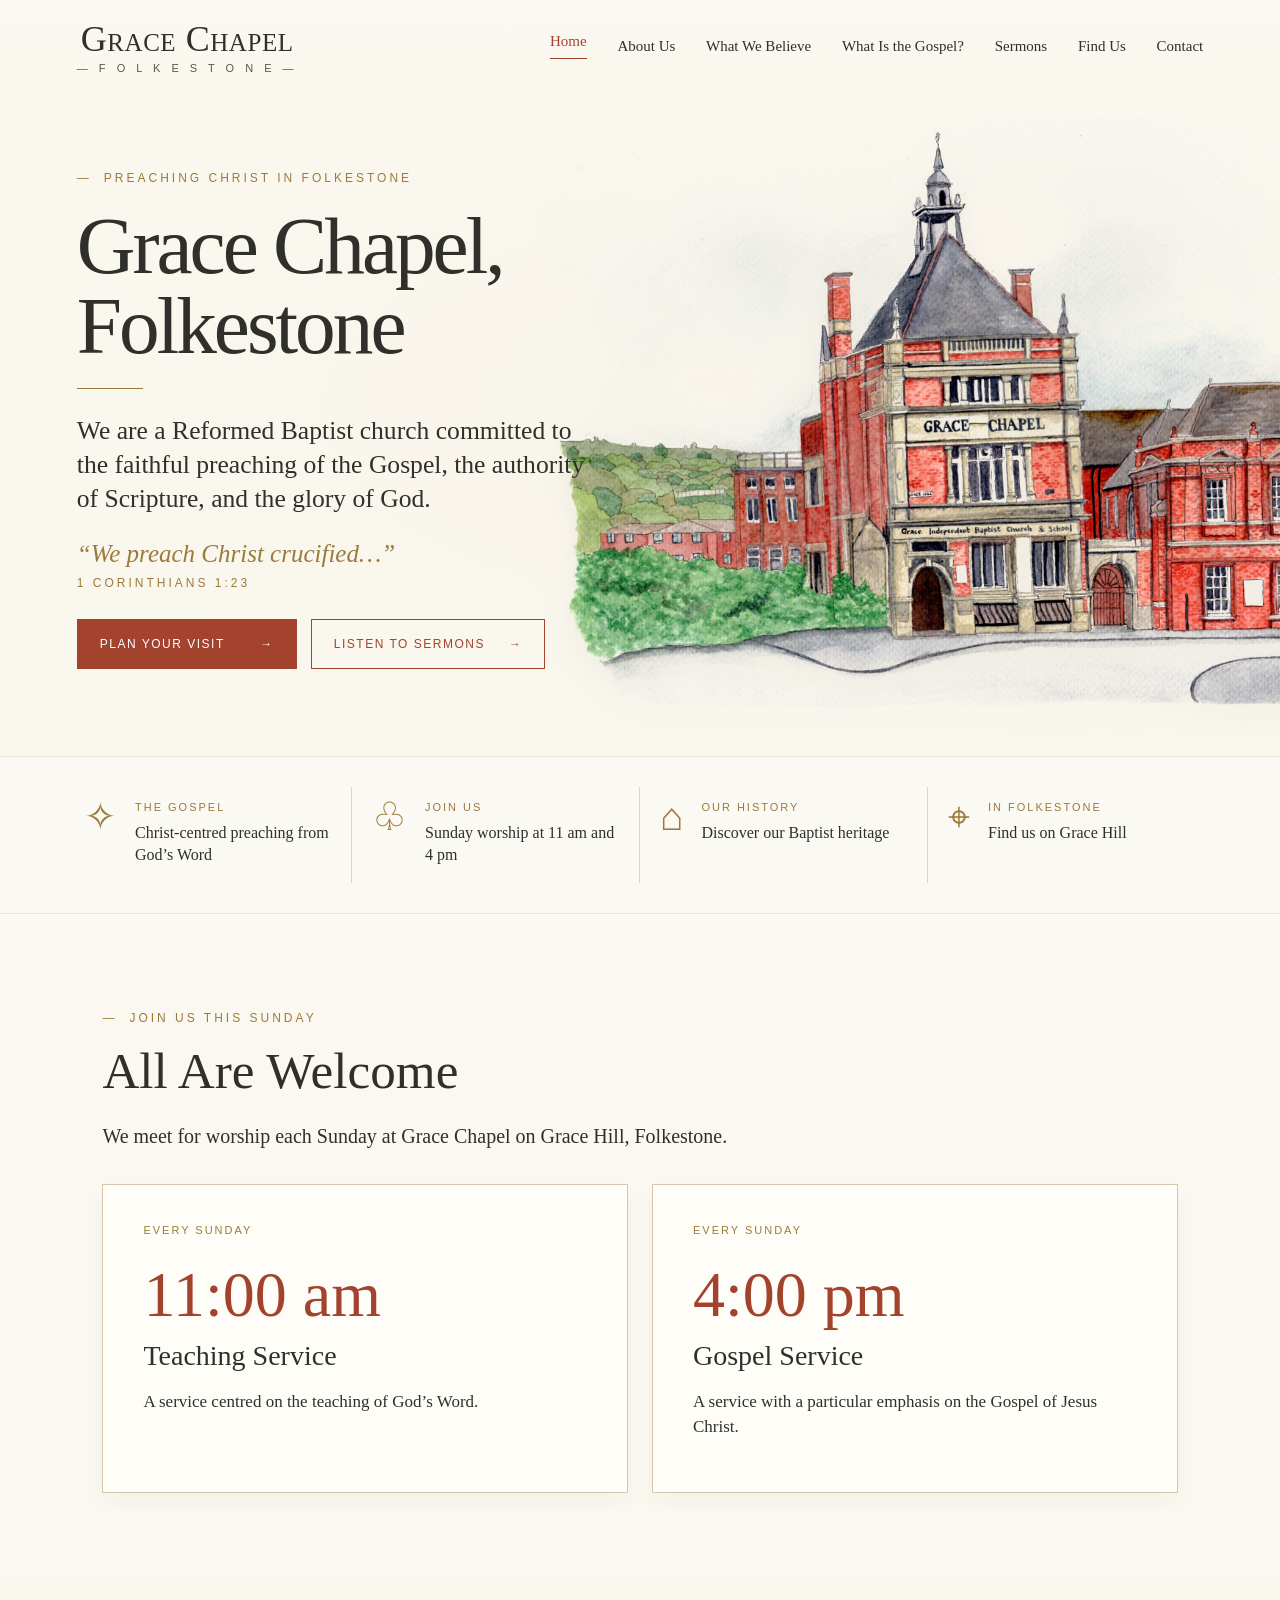
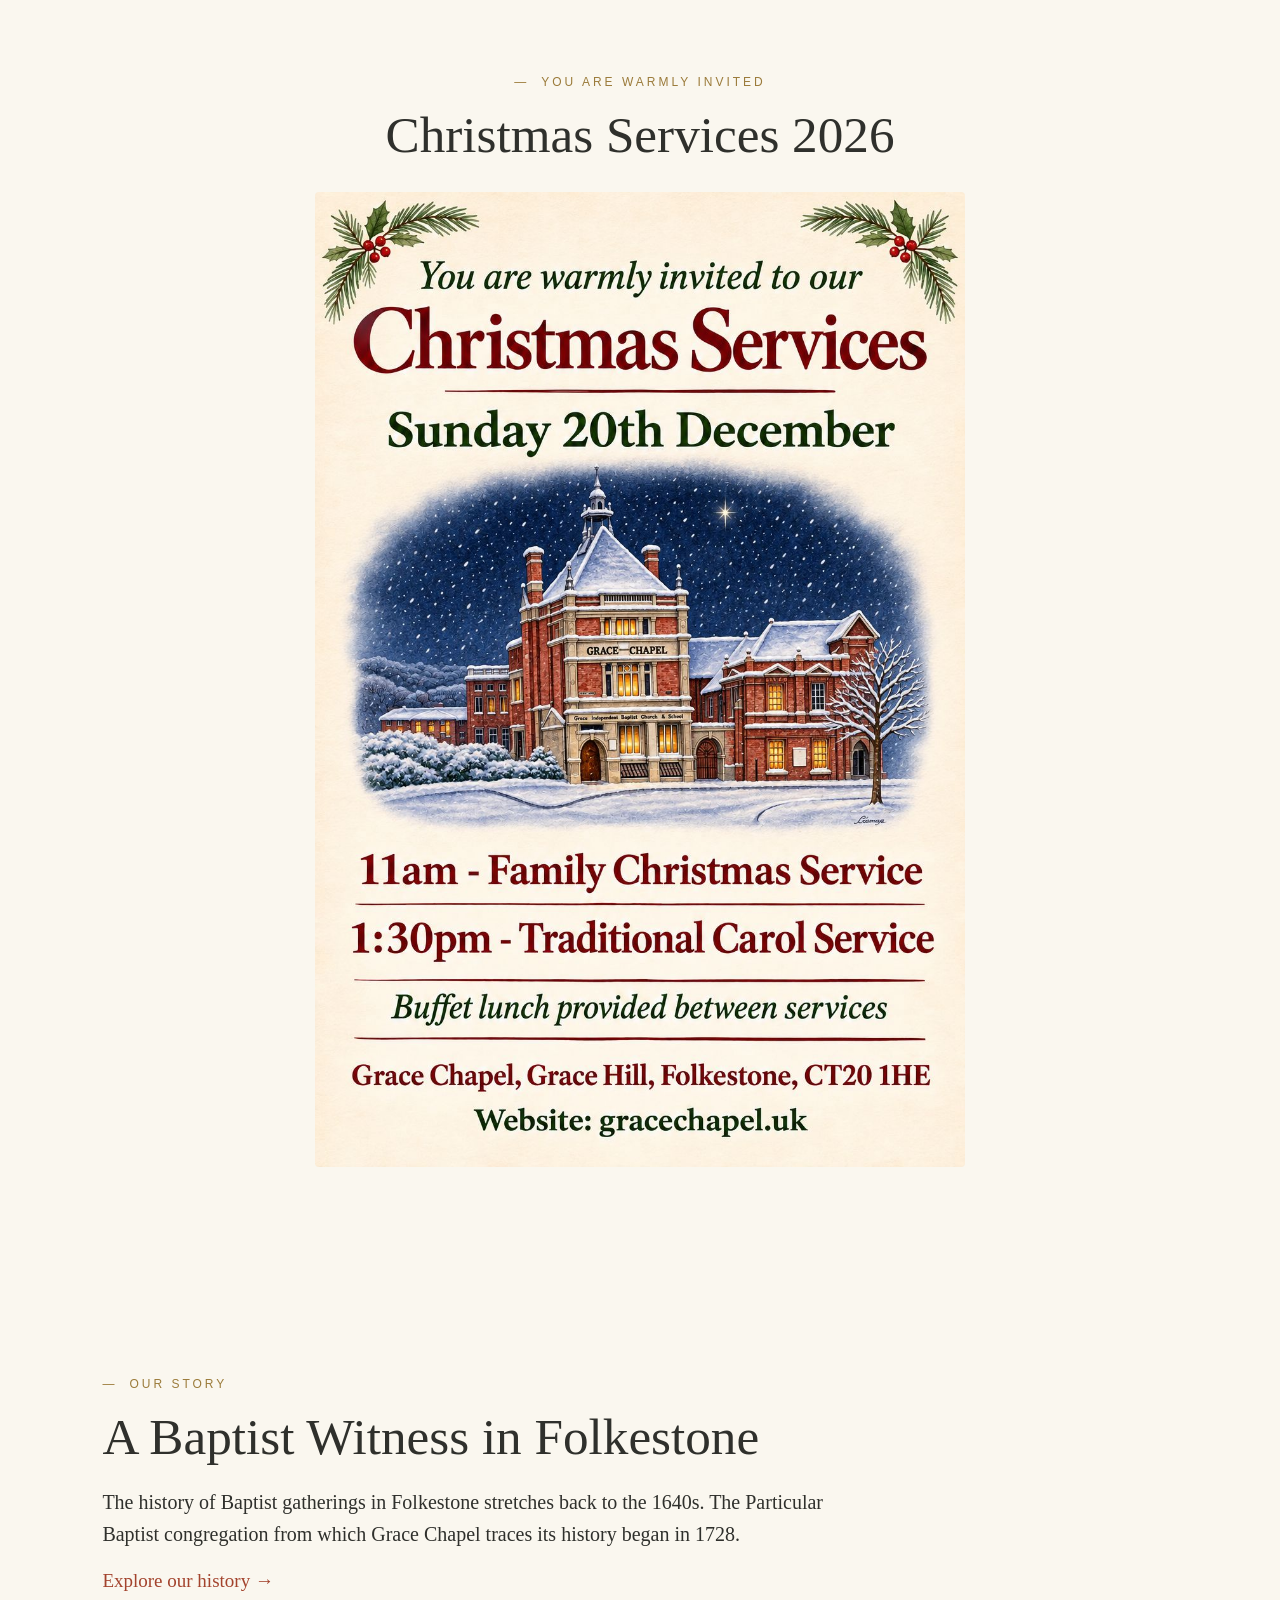
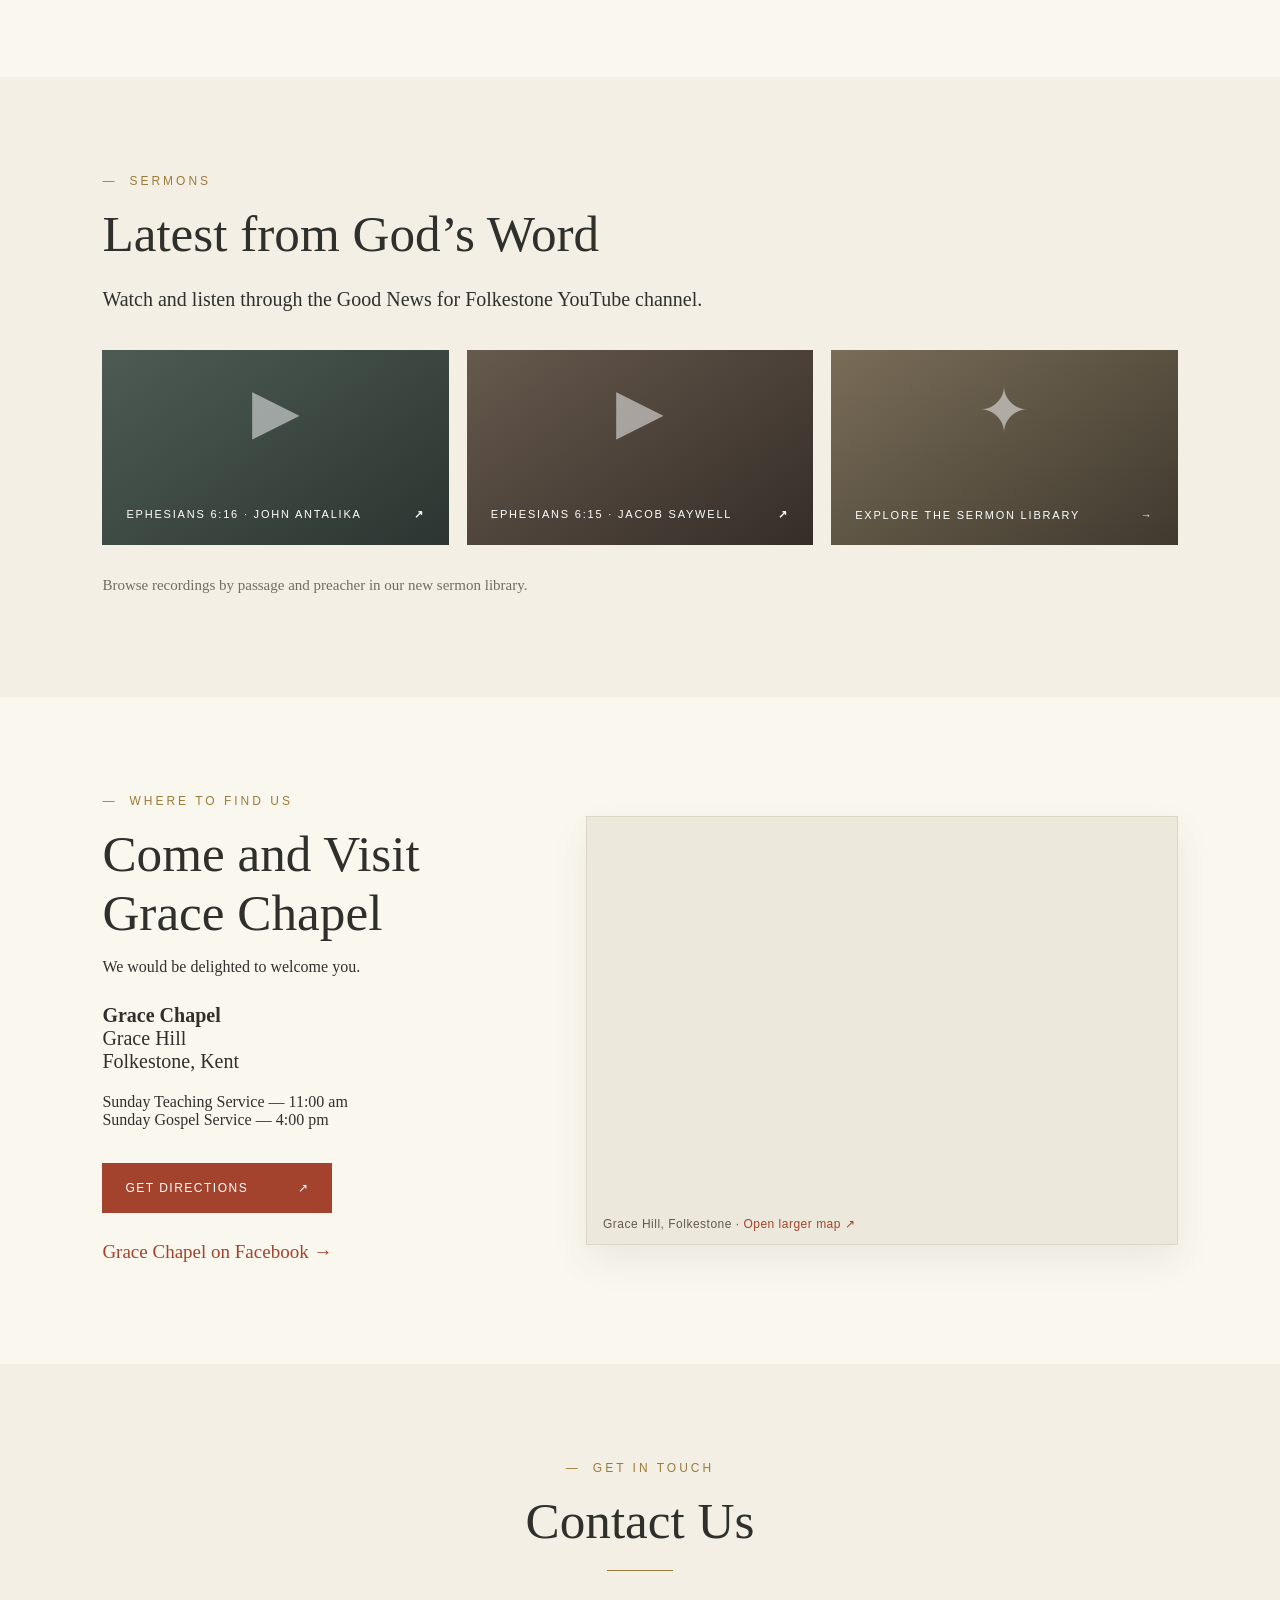
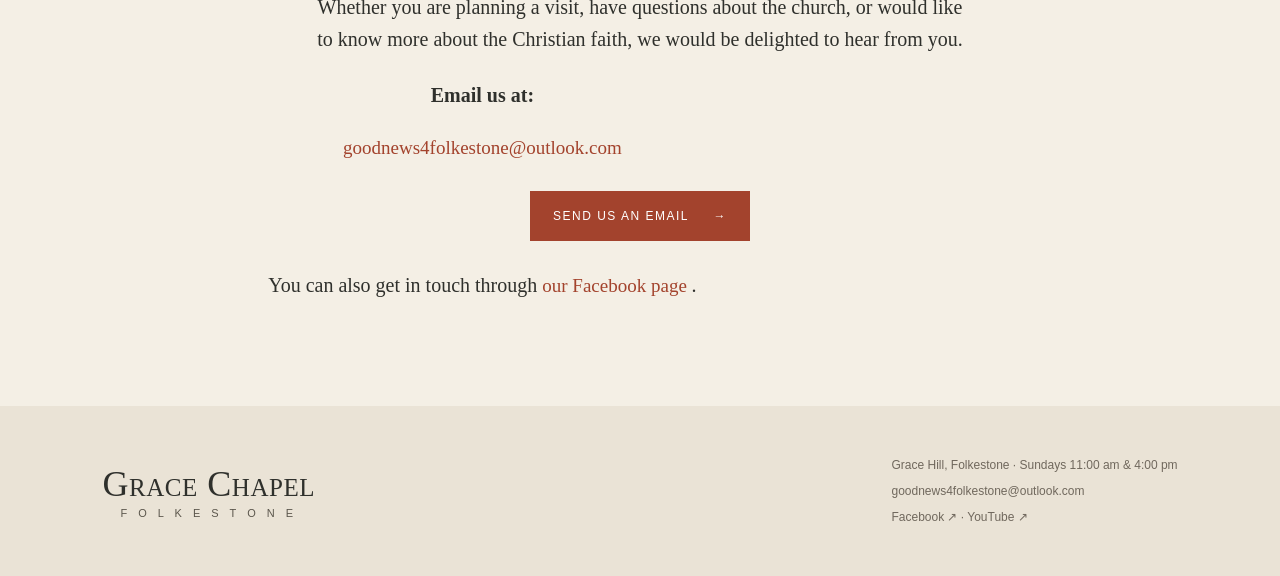
<file: grace-chapel-v6 2/index.html>
<!doctype html>
<html lang="en">
<head>
  <meta charset="utf-8">
  <meta name="viewport" content="width=device-width,initial-scale=1">
  <meta name="description" content="Grace Chapel Folkestone — a Reformed Baptist church on Grace Hill.">
  <title>Welcome | Grace Chapel Folkestone</title>
  <link rel="stylesheet" href="styles.css">
</head>
<body>

<header class="site-header">
  <a class="brand" href="index.html">
    <span>Grace Chapel</span>
    <small>— F O L K E S T O N E —</small>
  </a>
  <button class="menu-toggle" aria-label="Toggle navigation" aria-controls="nav" aria-expanded="false">☰</button>
  <nav id="nav">
    <a href="index.html" aria-current="page">Home</a>
    <a href="about.html">About Us</a>
    <a href="beliefs.html">What We Believe</a>
    <a href="sermons.html">Sermons</a>
    <a href="index.html#visit">Find Us</a>
    <a href="index.html#contact">Contact</a>
  </nav>
</header>

<main>

  <section class="hero" id="home">
    <div class="hero-copy">
      <p class="eyebrow">PREACHING CHRIST IN FOLKESTONE</p>
      <h1>Grace Chapel,<br>Folkestone</h1>
      <div class="rule"></div>
      <p class="intro">We are a Reformed Baptist church committed to the faithful preaching of the Gospel, the authority of Scripture, and the glory of God.</p>
      <p class="verse">“We preach Christ crucified…”</p>
      <p class="reference">1 CORINTHIANS 1:23</p>
      <div class="actions">
        <a class="button primary" href="#visit">Plan Your Visit <span>→</span></a>
        <a class="button outline" href="sermons.html">Listen to Sermons <span>→</span></a>
      </div>
    </div>
    <div class="hero-art">
      <img src="assets/chapel-watercolour.png" alt="Watercolour painting of Grace Chapel, Folkestone">
    </div>
  </section>

  <section class="features" aria-label="Explore Grace Chapel">
    <a href="beliefs.html">
      <span class="icon">✧</span>
      <div><strong>THE GOSPEL</strong><p>Christ-centred preaching from God’s Word</p></div>
    </a>
    <a href="index.html#sunday">
      <span class="icon">♧</span>
      <div><strong>JOIN US</strong><p>Sunday worship at 11 am and 4 pm</p></div>
    </a>
    <a href="about.html">
      <span class="icon">⌂</span>
      <div><strong>OUR HISTORY</strong><p>Discover our Baptist heritage</p></div>
    </a>
    <a href="index.html#visit">
      <span class="icon">⌖</span>
      <div><strong>IN FOLKESTONE</strong><p>Find us on Grace Hill</p></div>
    </a>
  </section>

  <section class="content sunday" id="sunday">
    <p class="eyebrow">JOIN US THIS SUNDAY</p>
    <h2>All Are Welcome</h2>
    <p>We meet for worship each Sunday at Grace Chapel on Grace Hill, Folkestone.</p>
    <div class="service-grid">
      <article class="service-card">
        <span>EVERY SUNDAY</span>
        <strong>11:00 am</strong>
        <h3>Teaching Service</h3>
        <p>A service centred on the teaching of God’s Word.</p>
      </article>
      <article class="service-card">
        <span>EVERY SUNDAY</span>
        <strong>4:00 pm</strong>
        <h3>Gospel Service</h3>
        <p>A service with a particular emphasis on the Gospel of Jesus Christ.</p>
      </article>
    </div>
  </section>

  <!-- CHRISTMAS SERVICES POSTER -->
  <section class="content christmas-announcement" aria-labelledby="christmas-heading" style="text-align:center;">
    <p class="eyebrow">YOU ARE WARMLY INVITED</p>
    <h2 id="christmas-heading">Christmas Services 2026</h2>
    <img
      src="assets/christmas-services-2026.jpg"
      alt="Grace Chapel Christmas Services, Sunday 20 December 2026. Family Christmas Service at 11 am, Traditional Carol Service at 1:30 pm, with buffet lunch between services."
      style="display:block; width:100%; max-width:650px; height:auto; margin:28px auto; border-radius:4px;"
      loading="lazy"
    >
  </section>

  <section class="content">
    <p class="eyebrow">OUR STORY</p>
    <h2>A Baptist Witness in Folkestone</h2>
    <p>The history of Baptist gatherings in Folkestone stretches back to the 1640s. The Particular Baptist congregation from which Grace Chapel traces its history began in 1728.</p>
    <a class="text-link" href="about.html">Explore our history →</a>
  </section>

  <section class="content shaded sermons">
    <p class="eyebrow">SERMONS</p>
    <h2>Latest from God’s Word</h2>
    <p>Watch and listen through the Good News for Folkestone YouTube channel.</p>
    <div class="sermon-tiles">
      <a href="https://www.youtube.com/watch?v=BIn6iBzFqns" target="_blank" rel="noopener">
        <span class="sermon-art">▶</span>
        <span>EPHESIANS 6:16 · JOHN ANTALIKA <b>↗</b></span>
      </a>
      <a href="https://www.youtube.com/watch?v=5wMyLLupa9E" target="_blank" rel="noopener">
        <span class="sermon-art">▶</span>
        <span>EPHESIANS 6:15 · JACOB SAYWELL <b>↗</b></span>
      </a>
      <a href="sermons.html">
        <span class="sermon-art">✦</span>
        <span>EXPLORE THE SERMON LIBRARY <b>→</b></span>
      </a>
    </div>
    <p class="note">Browse recordings by passage and preacher in our new sermon library.</p>
  </section>

  <section class="content find-us" id="visit">
    <div class="find-copy">
      <p class="eyebrow">WHERE TO FIND US</p>
      <h2>Come and Visit<br>Grace Chapel</h2>
      <p>We would be delighted to welcome you.</p>
      <p class="visit-detail">
        <strong>Grace Chapel</strong><br>
        Grace Hill<br>
        Folkestone, Kent
      </p>
      <p>Sunday Teaching Service — 11:00 am<br>Sunday Gospel Service — 4:00 pm</p>
      <a class="button primary directions"
         href="https://www.google.com/maps/search/?api=1&amp;query=Grace+Chapel+Grace+Hill+Folkestone"
         target="_blank" rel="noopener">
        Get Directions <span>↗</span>
      </a>
      <p class="social-link">
        <a class="text-link" href="https://www.facebook.com/gracechapelfolkestone" target="_blank" rel="noopener">
          Grace Chapel on Facebook →
        </a>
      </p>
    </div>
    <div class="map-frame">
      <iframe
        title="Map of Grace Hill, Folkestone"
        src="https://maps.google.com/maps?q=Grace%20Chapel%20Grace%20Hill%20Folkestone&amp;output=embed"
        loading="lazy"
        referrerpolicy="no-referrer-when-downgrade">
      </iframe>
      <div class="map-caption">
        Grace Hill, Folkestone ·
        <a href="https://www.google.com/maps/search/?api=1&amp;query=Grace+Chapel+Grace+Hill+Folkestone"
           target="_blank" rel="noopener">Open larger map ↗</a>
      </div>
    </div>
  </section>

  <!-- CONTACT SECTION -->
  <section class="content shaded" id="contact" aria-labelledby="contact-heading" style="text-align:center; scroll-margin-top:100px;">
    <p class="eyebrow">GET IN TOUCH</p>
    <h2 id="contact-heading">Contact Us</h2>
    <div class="rule" style="margin:20px auto;"></div>

    <p style="max-width:650px; margin:0 auto 20px;">
      Whether you are planning a visit, have questions about the church,
      or would like to know more about the Christian faith,
      we would be delighted to hear from you.
    </p>

    <p style="margin:24px 0 12px;">
      <strong>Email us at:</strong>
    </p>

    <p style="overflow-wrap:anywhere;">
      <a class="text-link" href="mailto:goodnews4folkestone@outlook.com">
        goodnews4folkestone@outlook.com
      </a>
    </p>

    <div style="margin:28px 0;">
      <a class="button primary" href="mailto:goodnews4folkestone@outlook.com">
        Send Us an Email <span>→</span>
      </a>
    </div>

    <p>
      You can also get in touch through
      <a class="text-link" href="https://www.facebook.com/gracechapelfolkestone" target="_blank" rel="noopener">
        our Facebook page
      </a>.
    </p>
  </section>

</main>

<footer>
  <div class="brand">
    <span>Grace Chapel</span>
    <small>F O L K E S T O N E</small>
  </div>
  <div>
    <p>Grace Hill, Folkestone · Sundays 11:00 am &amp; 4:00 pm</p>
    <p style="overflow-wrap:anywhere;">
      <a href="mailto:goodnews4folkestone@outlook.com">
        goodnews4folkestone@outlook.com
      </a>
    </p>
    <p>
      <a href="https://www.facebook.com/gracechapelfolkestone" target="_blank" rel="noopener">Facebook ↗</a>
      ·
      <a href="https://www.youtube.com/@goodnews4folkestone" target="_blank" rel="noopener">YouTube ↗</a>
    </p>
  </div>
</footer>

<script src="script.js"></script>
</body>
</html>
</file>
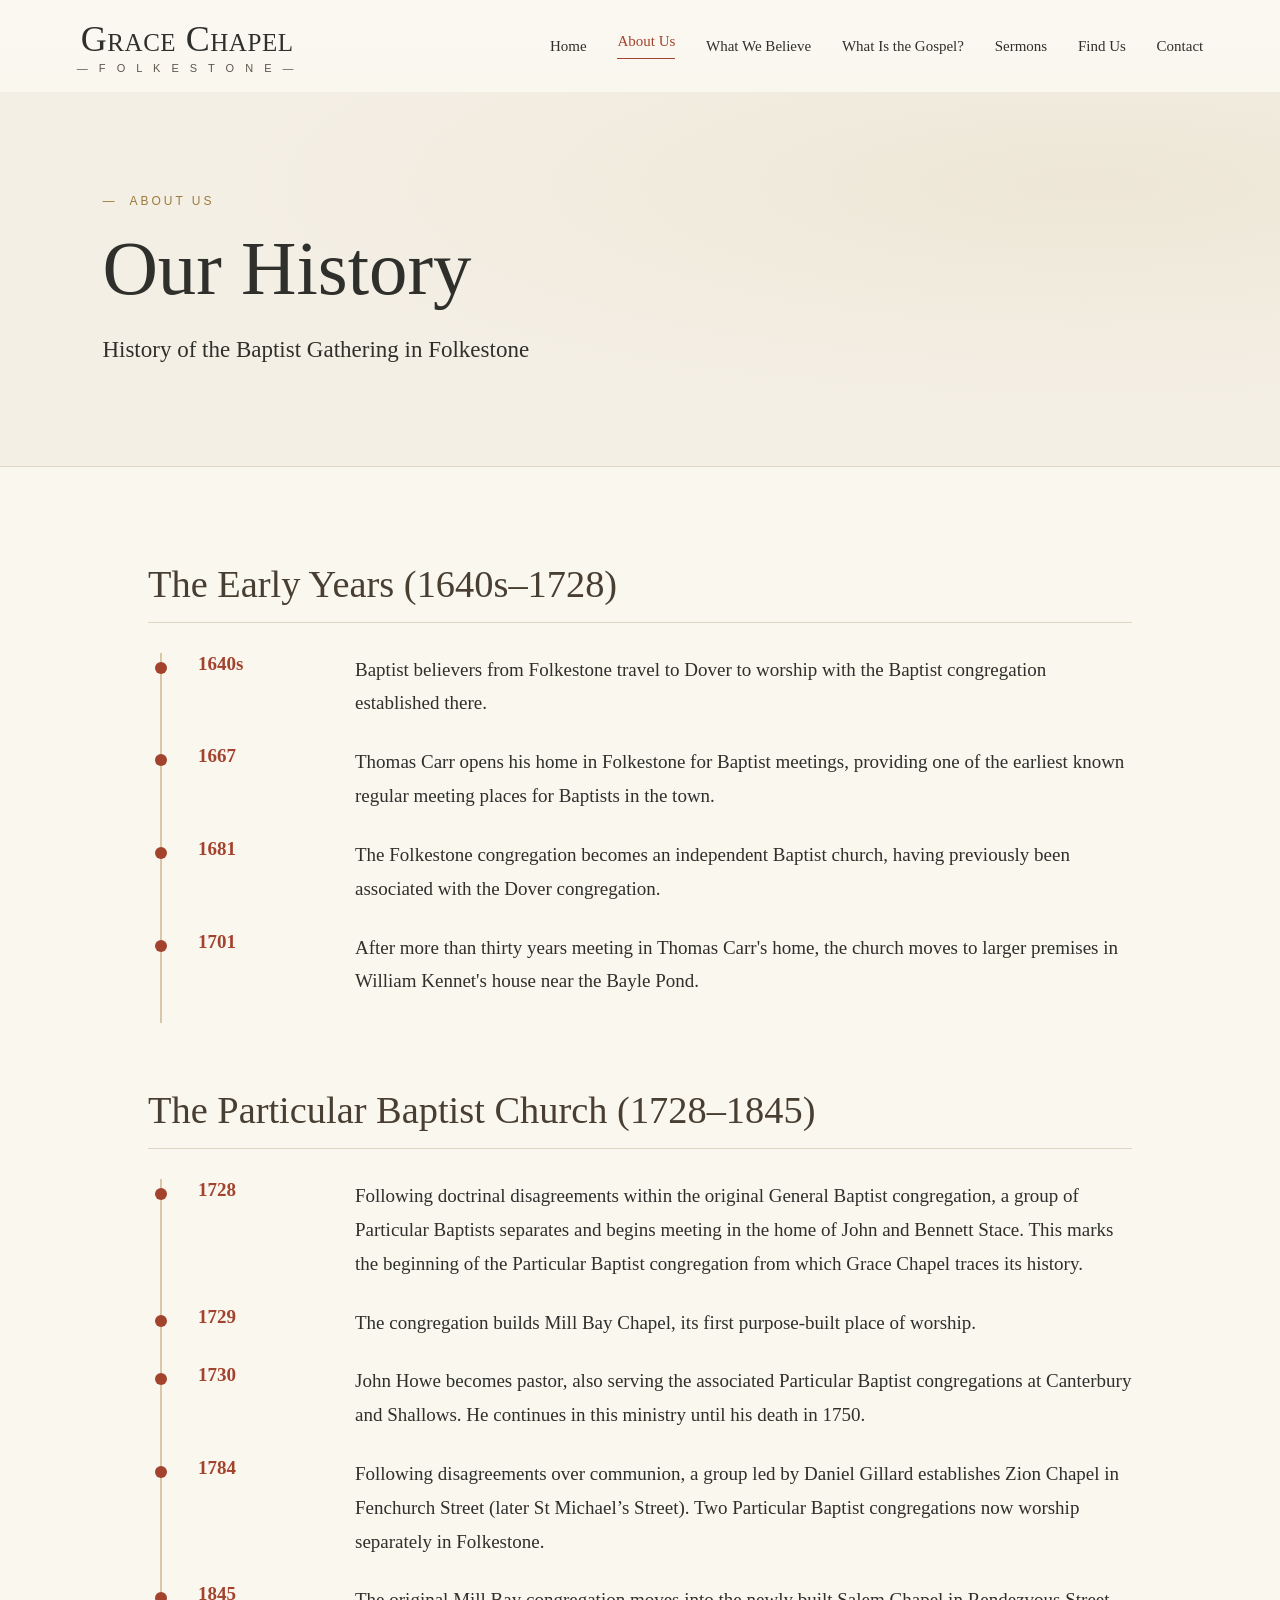
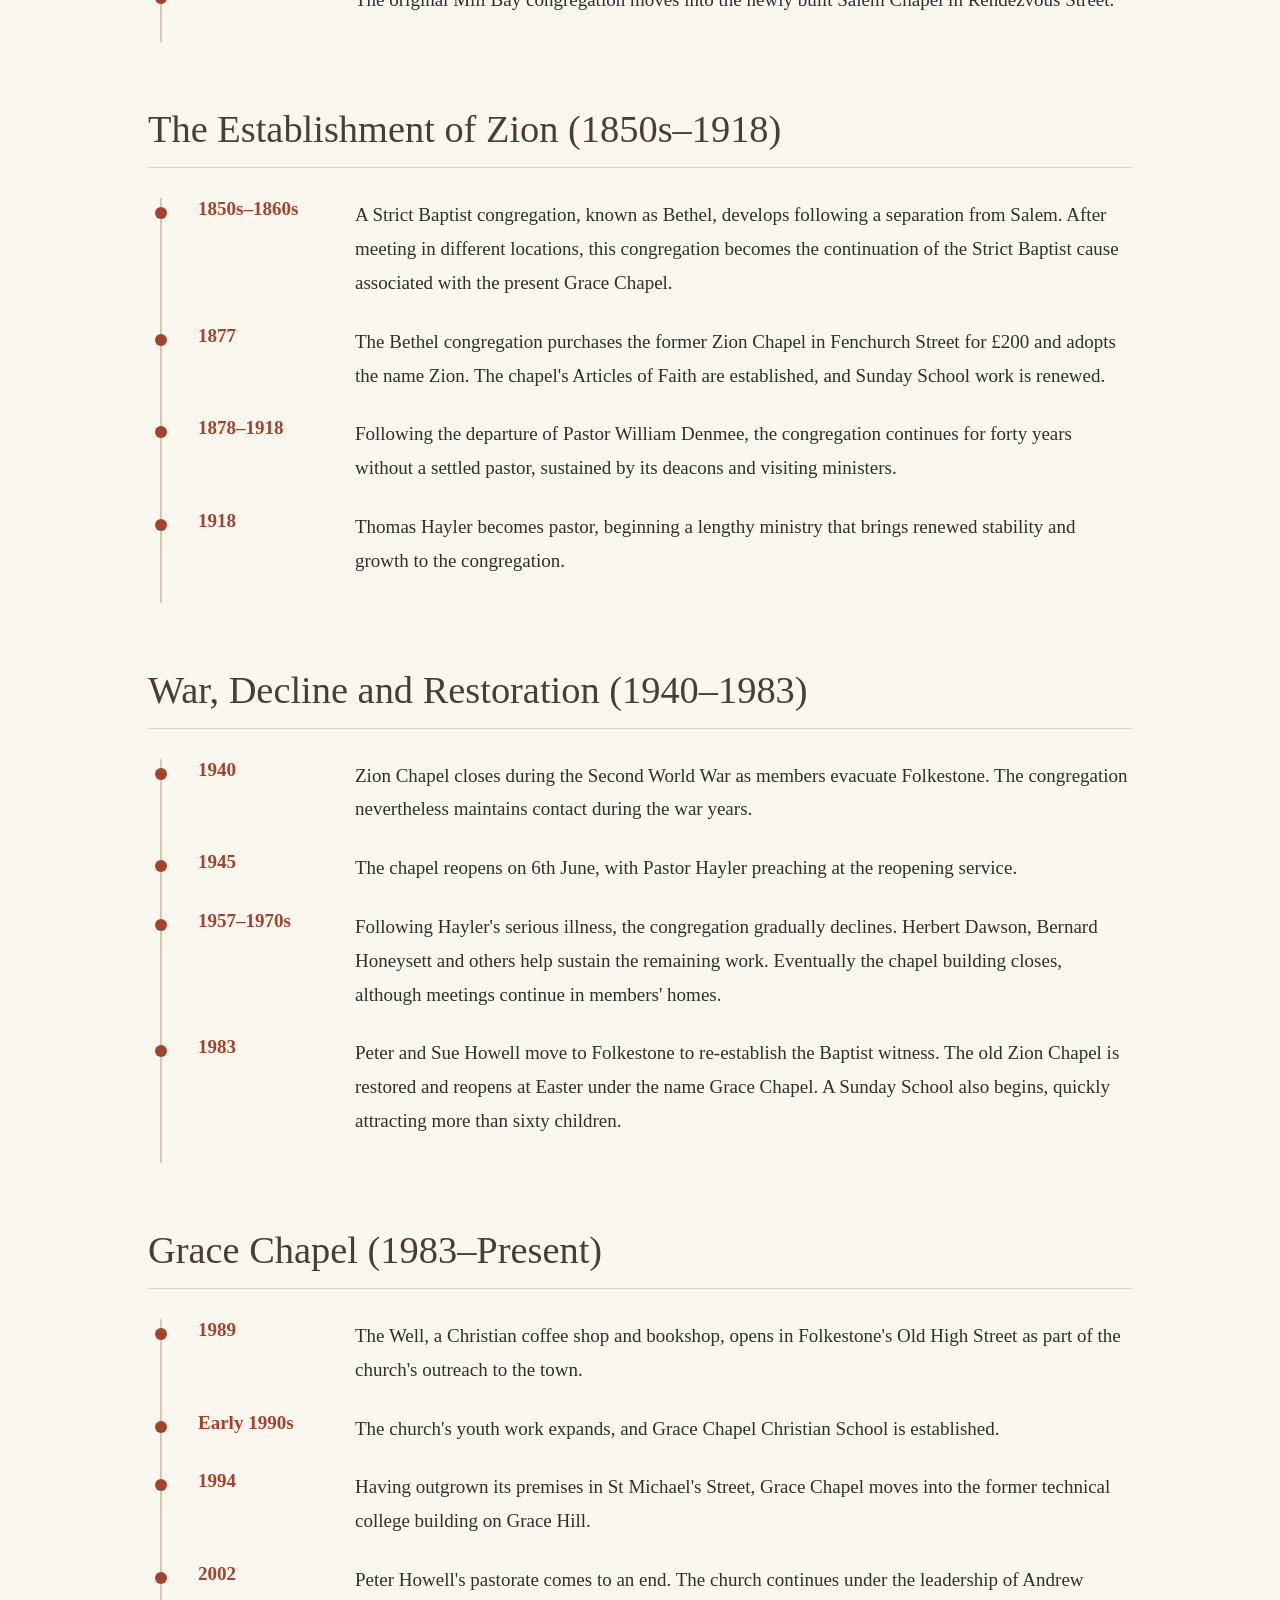
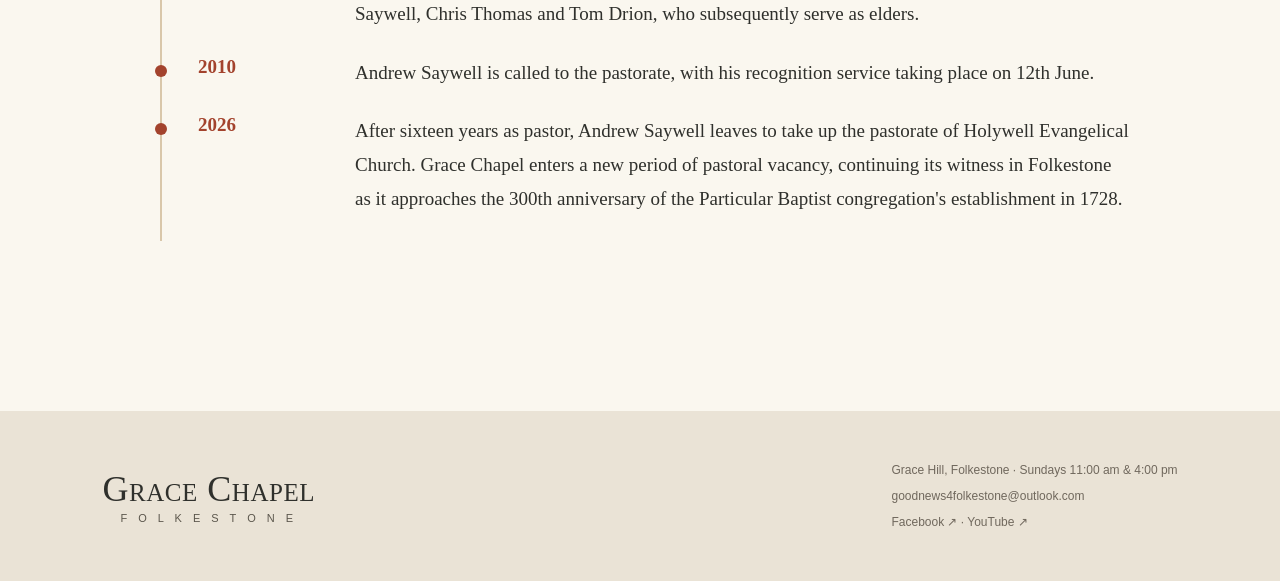
<file: grace-chapel-v6 2/about.html>
<!doctype html><html lang="en"><head><meta charset="utf-8"><meta name="viewport" content="width=device-width,initial-scale=1"><meta name="description" content="Grace Chapel Folkestone — a Reformed Baptist church on Grace Hill."><title>Our History | Grace Chapel Folkestone</title><link rel="stylesheet" href="styles.css"></head><body><header class="site-header"><a class="brand" href="index.html"><span>Grace Chapel</span><small>— F O L K E S T O N E —</small></a><button class="menu-toggle" aria-label="Toggle navigation" aria-controls="nav" aria-expanded="false">☰</button><nav id="nav"><a href="index.html">Home</a><a href="about.html" aria-current="page">About Us</a><a href="beliefs.html">What We Believe</a><a href="sermons.html">Sermons</a><a href="index.html#visit">Find Us</a></nav></header><main><div class="page-hero"><p class="eyebrow">ABOUT US</p><h1>Our History</h1><p>History of the Baptist Gathering in Folkestone</p></div><article class="long-form"><section class="history-period"><h2>The Early Years (1640s–1728)</h2><div class="timeline"><div class="timeline-item"><strong>1640s</strong><p>Baptist believers from Folkestone travel to Dover to worship with the Baptist congregation established there.</p></div><div class="timeline-item"><strong>1667</strong><p>Thomas Carr opens his home in Folkestone for Baptist meetings, providing one of the earliest known regular meeting places for Baptists in the town.</p></div><div class="timeline-item"><strong>1681</strong><p>The Folkestone congregation becomes an independent Baptist church, having previously been associated with the Dover congregation.</p></div><div class="timeline-item"><strong>1701</strong><p>After more than thirty years meeting in Thomas Carr&#x27;s home, the church moves to larger premises in William Kennet&#x27;s house near the Bayle Pond.</p></div></div></section><section class="history-period"><h2>The Particular Baptist Church (1728–1845)</h2><div class="timeline"><div class="timeline-item"><strong>1728</strong><p>Following doctrinal disagreements within the original General Baptist congregation, a group of Particular Baptists separates and begins meeting in the home of John and Bennett Stace. This marks the beginning of the Particular Baptist congregation from which Grace Chapel traces its history.</p></div><div class="timeline-item"><strong>1729</strong><p>The congregation builds Mill Bay Chapel, its first purpose-built place of worship.</p></div><div class="timeline-item"><strong>1730</strong><p>John Howe becomes pastor, also serving the associated Particular Baptist congregations at Canterbury and Shallows. He continues in this ministry until his death in 1750.</p></div><div class="timeline-item"><strong>1784</strong><p>Following disagreements over communion, a group led by Daniel Gillard establishes Zion Chapel in Fenchurch Street (later St Michael’s Street). Two Particular Baptist congregations now worship separately in Folkestone.</p></div><div class="timeline-item"><strong>1845</strong><p>The original Mill Bay congregation moves into the newly built Salem Chapel in Rendezvous Street.</p></div></div></section><section class="history-period"><h2>The Establishment of Zion (1850s–1918)</h2><div class="timeline"><div class="timeline-item"><strong>1850s–1860s</strong><p>A Strict Baptist congregation, known as Bethel, develops following a separation from Salem. After meeting in different locations, this congregation becomes the continuation of the Strict Baptist cause associated with the present Grace Chapel.</p></div><div class="timeline-item"><strong>1877</strong><p>The Bethel congregation purchases the former Zion Chapel in Fenchurch Street for £200 and adopts the name Zion. The chapel&#x27;s Articles of Faith are established, and Sunday School work is renewed.</p></div><div class="timeline-item"><strong>1878–1918</strong><p>Following the departure of Pastor William Denmee, the congregation continues for forty years without a settled pastor, sustained by its deacons and visiting ministers.</p></div><div class="timeline-item"><strong>1918</strong><p>Thomas Hayler becomes pastor, beginning a lengthy ministry that brings renewed stability and growth to the congregation.</p></div></div></section><section class="history-period"><h2>War, Decline and Restoration (1940–1983)</h2><div class="timeline"><div class="timeline-item"><strong>1940</strong><p>Zion Chapel closes during the Second World War as members evacuate Folkestone. The congregation nevertheless maintains contact during the war years.</p></div><div class="timeline-item"><strong>1945</strong><p>The chapel reopens on 6th June, with Pastor Hayler preaching at the reopening service.</p></div><div class="timeline-item"><strong>1957–1970s</strong><p>Following Hayler&#x27;s serious illness, the congregation gradually declines. Herbert Dawson, Bernard Honeysett and others help sustain the remaining work. Eventually the chapel building closes, although meetings continue in members&#x27; homes.</p></div><div class="timeline-item"><strong>1983</strong><p>Peter and Sue Howell move to Folkestone to re-establish the Baptist witness. The old Zion Chapel is restored and reopens at Easter under the name Grace Chapel. A Sunday School also begins, quickly attracting more than sixty children.</p></div></div></section><section class="history-period"><h2>Grace Chapel (1983–Present)</h2><div class="timeline"><div class="timeline-item"><strong>1989</strong><p>The Well, a Christian coffee shop and bookshop, opens in Folkestone&#x27;s Old High Street as part of the church&#x27;s outreach to the town.</p></div><div class="timeline-item"><strong>Early 1990s</strong><p>The church&#x27;s youth work expands, and Grace Chapel Christian School is established.</p></div><div class="timeline-item"><strong>1994</strong><p>Having outgrown its premises in St Michael&#x27;s Street, Grace Chapel moves into the former technical college building on Grace Hill.</p></div><div class="timeline-item"><strong>2002</strong><p>Peter Howell&#x27;s pastorate comes to an end. The church continues under the leadership of Andrew Saywell, Chris Thomas and Tom Drion, who subsequently serve as elders.</p></div><div class="timeline-item"><strong>2010</strong><p>Andrew Saywell is called to the pastorate, with his recognition service taking place on 12th June.</p></div><div class="timeline-item"><strong>2026</strong><p>After sixteen years as pastor, Andrew Saywell leaves to take up the pastorate of Holywell Evangelical Church. Grace Chapel enters a new period of pastoral vacancy, continuing its witness in Folkestone as it approaches the 300th anniversary of the Particular Baptist congregation&#x27;s establishment in 1728.</p></div></div></section></article></main><footer><div class="brand"><span>Grace Chapel</span><small>F O L K E S T O N E</small></div><div><p>Grace Hill, Folkestone · Sundays 11:00 am &amp; 4:00 pm</p><p><a href="https://www.facebook.com/gracechapelfolkestone" target="_blank" rel="noopener">Facebook ↗</a> · <a href="https://www.youtube.com/@goodnews4folkestone" target="_blank" rel="noopener">YouTube ↗</a></p></div></footer><script src="script.js"></script></body></html>
</file>
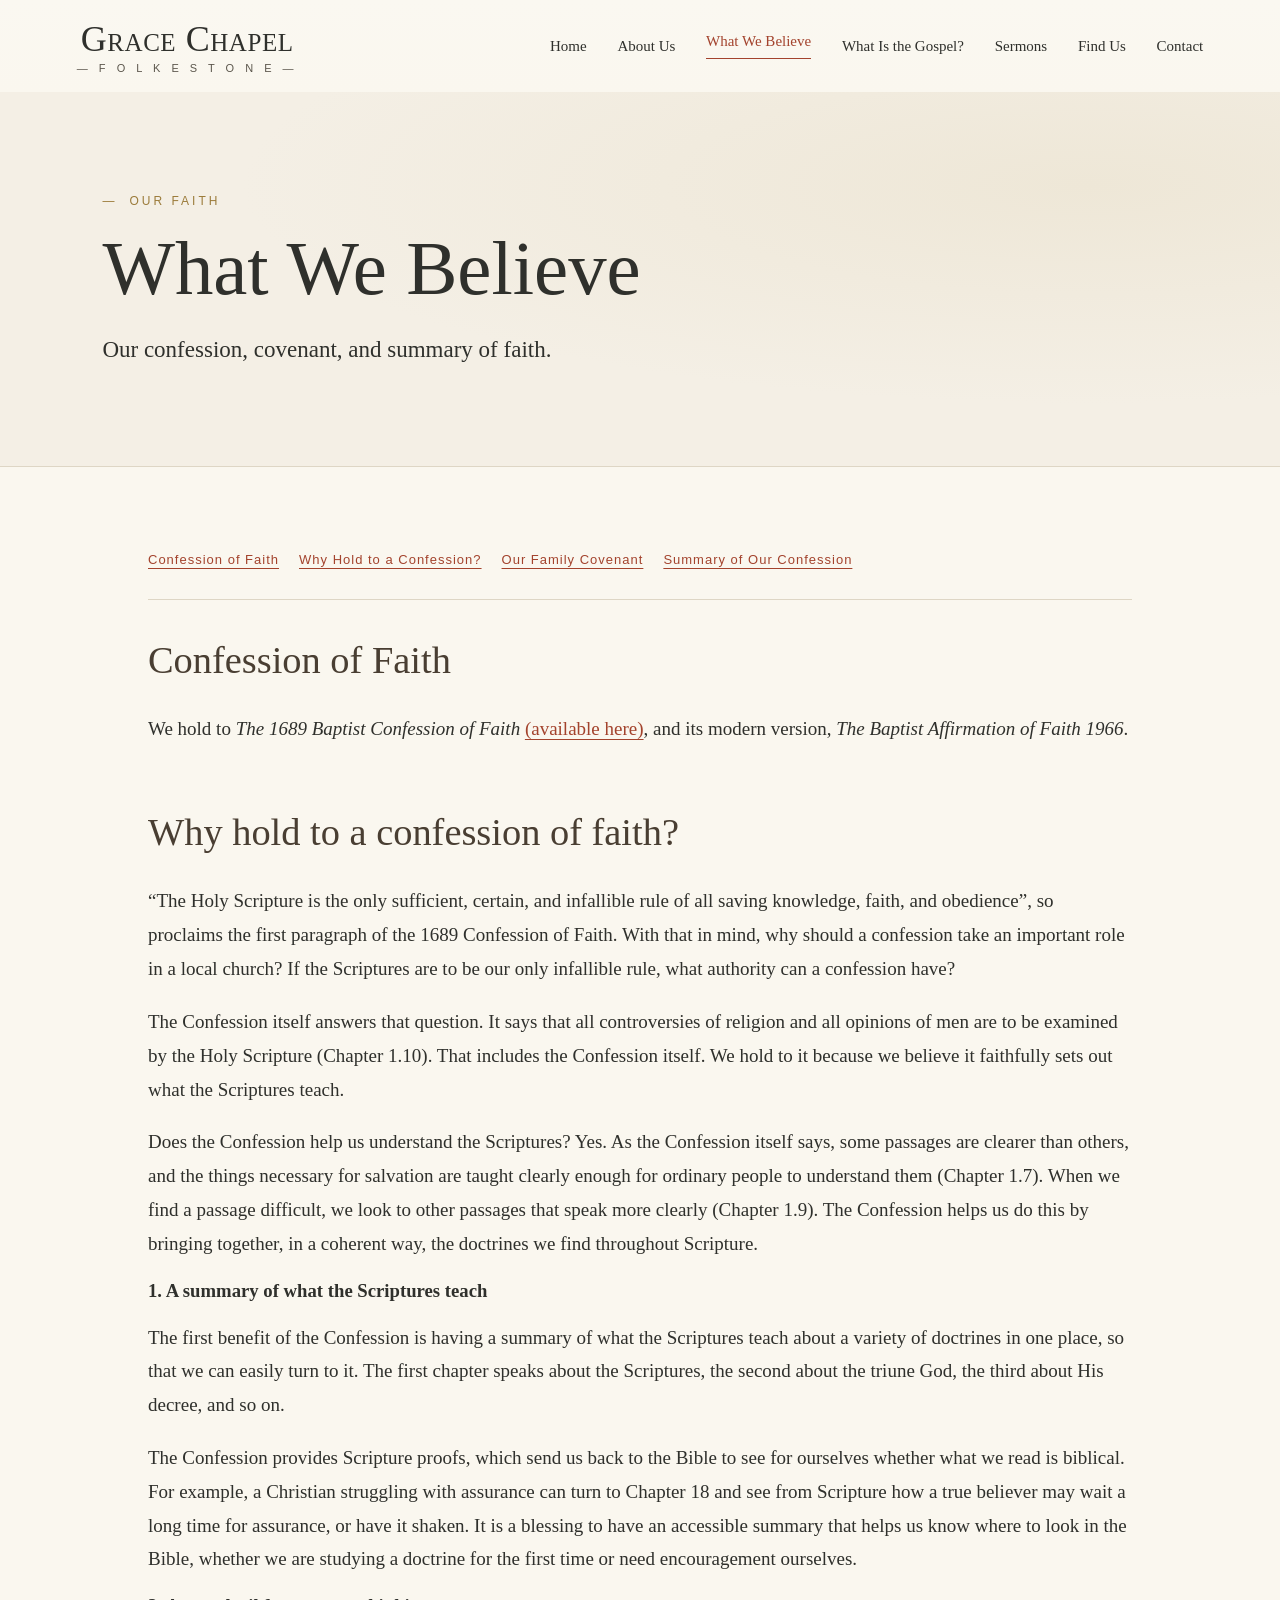
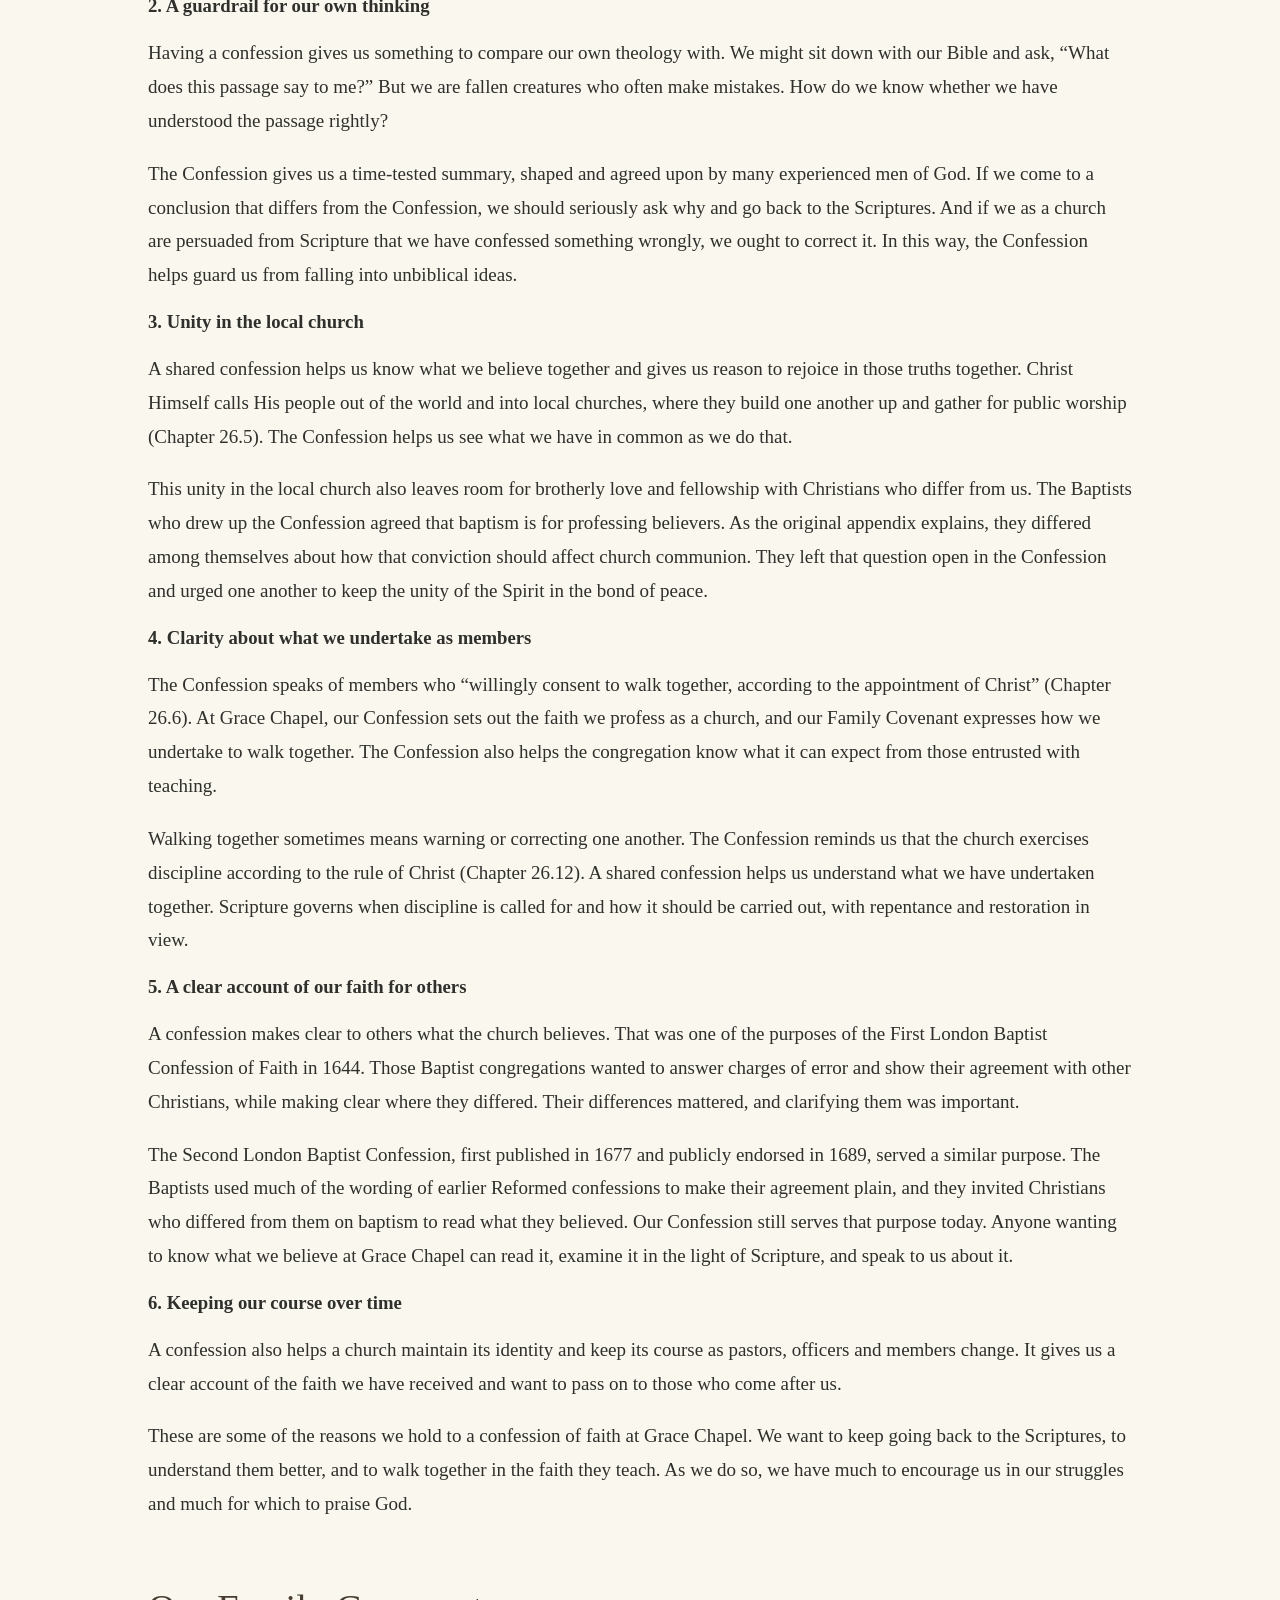
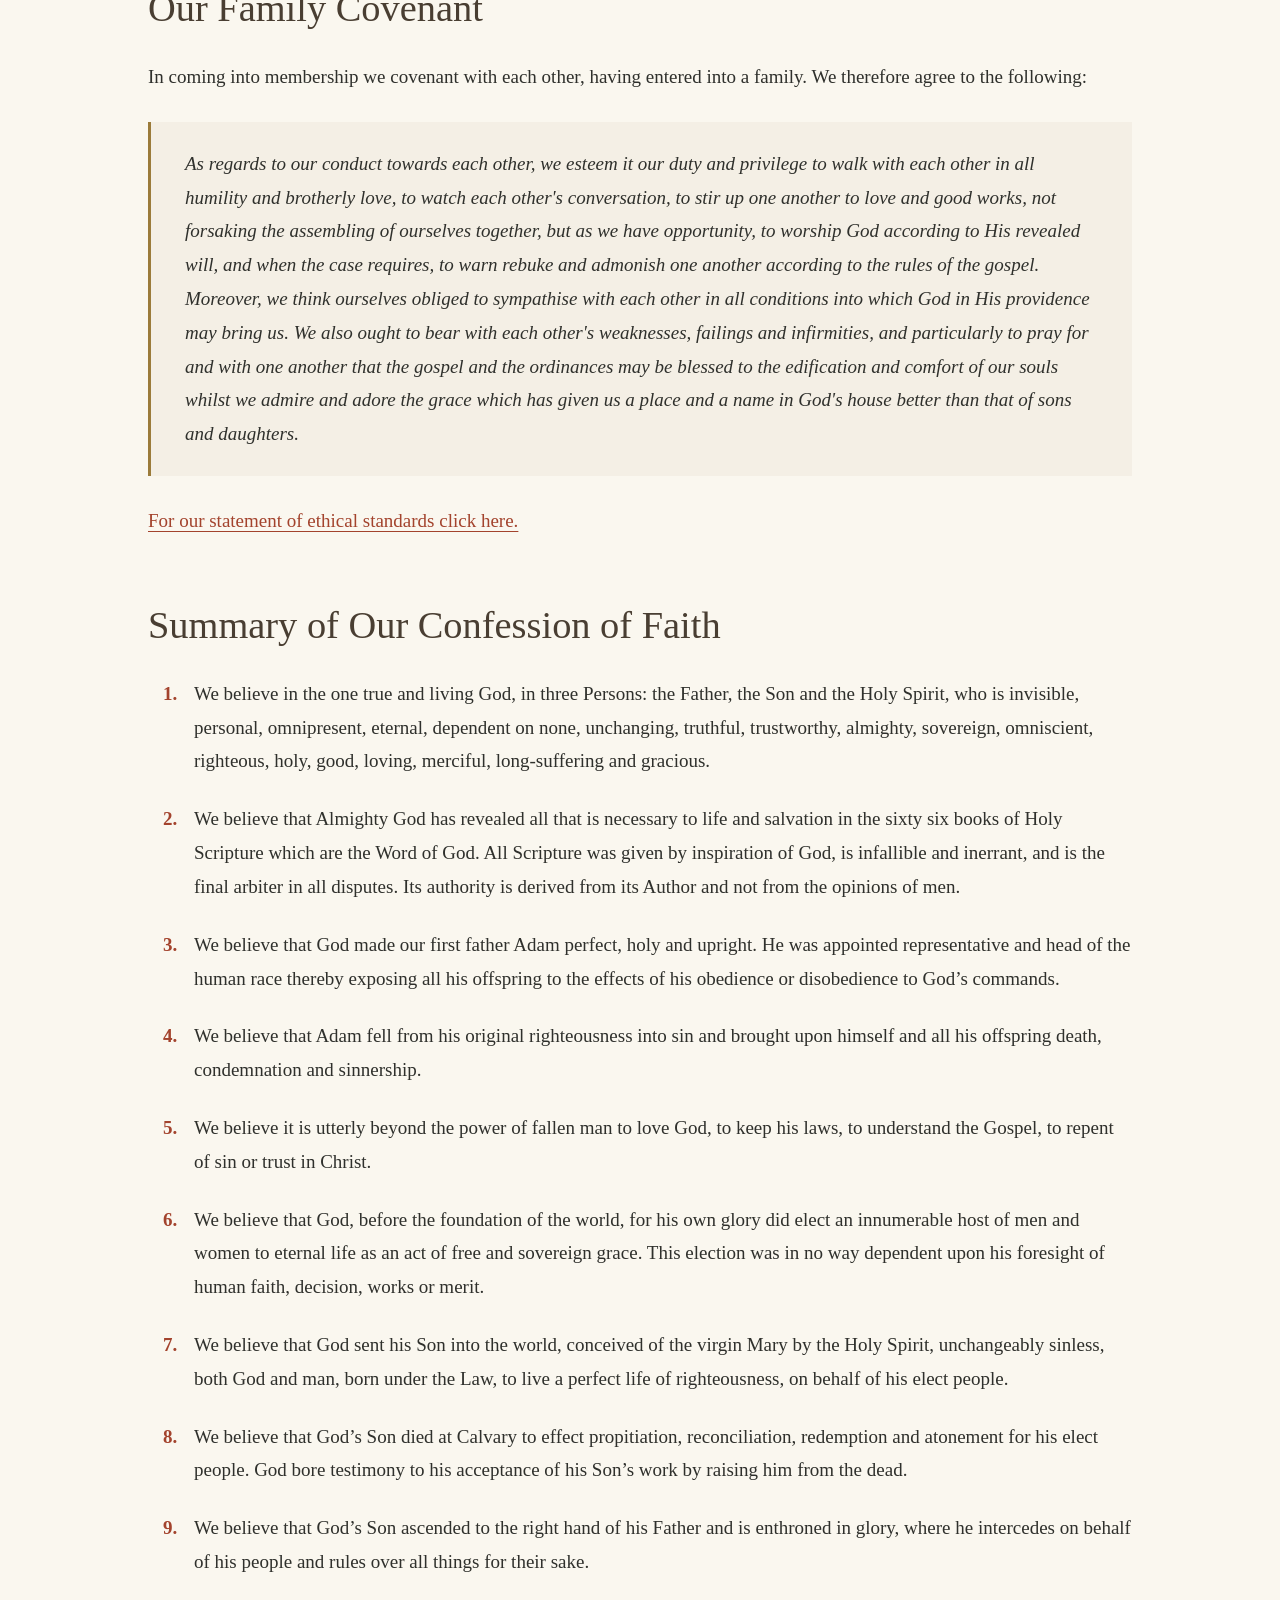
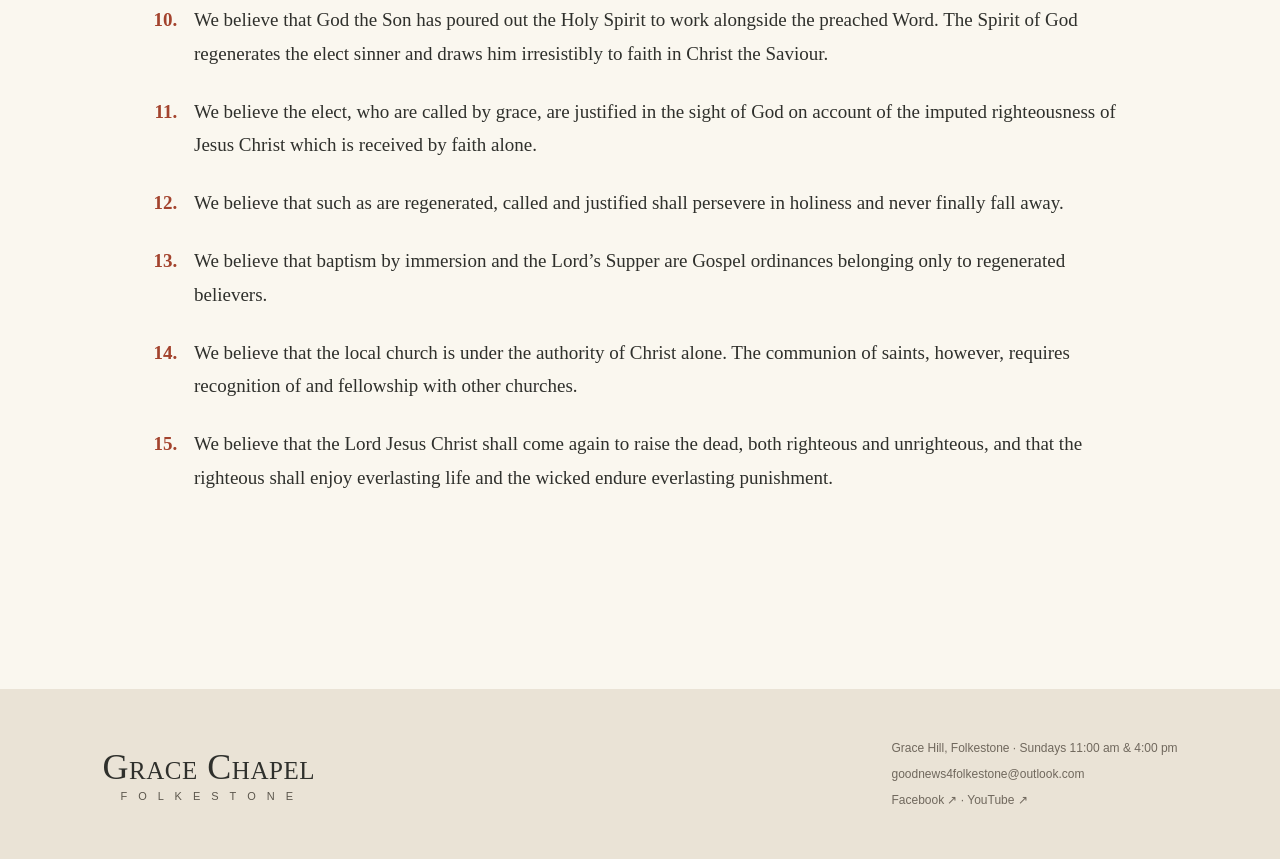
<file: grace-chapel-v6 2/beliefs.html>
<!doctype html>
<html lang="en">
<head>
  <meta charset="utf-8">
  <meta name="viewport" content="width=device-width,initial-scale=1">
  <meta name="description" content="Grace Chapel Folkestone — a Reformed Baptist church on Grace Hill.">
  <title>What We Believe | Grace Chapel Folkestone</title>
  <link rel="stylesheet" href="styles.css">
</head>
<body>
<header class="site-header">
  <a class="brand" href="index.html"><span>Grace Chapel</span><small>— F O L K E S T O N E —</small></a>
  <button class="menu-toggle" aria-label="Toggle navigation" aria-controls="nav" aria-expanded="false">☰</button>
  <nav id="nav">
    <a href="index.html">Home</a>
    <a href="about.html">About Us</a>
    <a href="beliefs.html" aria-current="page">What We Believe</a>
    <a href="sermons.html">Sermons</a>
    <a href="index.html#visit">Find Us</a>
  </nav>
</header>
<main>
  <div class="page-hero">
    <p class="eyebrow">OUR FAITH</p>
    <h1>What We Believe</h1>
    <p>Our confession, covenant, and summary of faith.</p>
  </div>
  <article class="long-form">
    <nav class="on-page" aria-label="On this page">
      <a href="#confession">Confession of Faith</a>
      <a href="#why-confession">Why Hold to a Confession?</a>
      <a href="#covenant">Our Family Covenant</a>
      <a href="#summary">Summary of Our Confession</a>
    </nav>
    <section id="confession">
      <h2>Confession of Faith</h2>
      <p>We hold to <em>The 1689 Baptist Confession of Faith</em> <a href="https://www.the1689confession.com/" target="_blank" rel="noopener">(available here)</a>, and its modern version, <em>The Baptist Affirmation of Faith 1966</em>.</p>
    </section>
    <section id="why-confession">
      <h2>Why hold to a confession of faith?</h2>
      <p>“The Holy Scripture is the only sufficient, certain, and infallible rule of all saving knowledge, faith, and obedience”, so proclaims the first paragraph of the 1689 Confession of Faith. With that in mind, why should a confession take an important role in a local church? If the Scriptures are to be our only infallible rule, what authority can a confession have?</p>
      <p>The Confession itself answers that question. It says that all controversies of religion and all opinions of men are to be examined by the Holy Scripture (Chapter 1.10). That includes the Confession itself. We hold to it because we believe it faithfully sets out what the Scriptures teach.</p>
      <p>Does the Confession help us understand the Scriptures? Yes. As the Confession itself says, some passages are clearer than others, and the things necessary for salvation are taught clearly enough for ordinary people to understand them (Chapter 1.7). When we find a passage difficult, we look to other passages that speak more clearly (Chapter 1.9). The Confession helps us do this by bringing together, in a coherent way, the doctrines we find throughout Scripture.</p>
      <h3>1. A summary of what the Scriptures teach</h3>
      <p>The first benefit of the Confession is having a summary of what the Scriptures teach about a variety of doctrines in one place, so that we can easily turn to it. The first chapter speaks about the Scriptures, the second about the triune God, the third about His decree, and so on.</p>
      <p>The Confession provides Scripture proofs, which send us back to the Bible to see for ourselves whether what we read is biblical. For example, a Christian struggling with assurance can turn to Chapter 18 and see from Scripture how a true believer may wait a long time for assurance, or have it shaken. It is a blessing to have an accessible summary that helps us know where to look in the Bible, whether we are studying a doctrine for the first time or need encouragement ourselves.</p>
      <h3>2. A guardrail for our own thinking</h3>
      <p>Having a confession gives us something to compare our own theology with. We might sit down with our Bible and ask, “What does this passage say to me?” But we are fallen creatures who often make mistakes. How do we know whether we have understood the passage rightly?</p>
      <p>The Confession gives us a time-tested summary, shaped and agreed upon by many experienced men of God. If we come to a conclusion that differs from the Confession, we should seriously ask why and go back to the Scriptures. And if we as a church are persuaded from Scripture that we have confessed something wrongly, we ought to correct it. In this way, the Confession helps guard us from falling into unbiblical ideas.</p>
      <h3>3. Unity in the local church</h3>
      <p>A shared confession helps us know what we believe together and gives us reason to rejoice in those truths together. Christ Himself calls His people out of the world and into local churches, where they build one another up and gather for public worship (Chapter 26.5). The Confession helps us see what we have in common as we do that.</p>
      <p>This unity in the local church also leaves room for brotherly love and fellowship with Christians who differ from us. The Baptists who drew up the Confession agreed that baptism is for professing believers. As the original appendix explains, they differed among themselves about how that conviction should affect church communion. They left that question open in the Confession and urged one another to keep the unity of the Spirit in the bond of peace.</p>
      <h3>4. Clarity about what we undertake as members</h3>
      <p>The Confession speaks of members who “willingly consent to walk together, according to the appointment of Christ” (Chapter 26.6). At Grace Chapel, our Confession sets out the faith we profess as a church, and our Family Covenant expresses how we undertake to walk together. The Confession also helps the congregation know what it can expect from those entrusted with teaching.</p>
      <p>Walking together sometimes means warning or correcting one another. The Confession reminds us that the church exercises discipline according to the rule of Christ (Chapter 26.12). A shared confession helps us understand what we have undertaken together. Scripture governs when discipline is called for and how it should be carried out, with repentance and restoration in view.</p>
      <h3>5. A clear account of our faith for others</h3>
      <p>A confession makes clear to others what the church believes. That was one of the purposes of the First London Baptist Confession of Faith in 1644. Those Baptist congregations wanted to answer charges of error and show their agreement with other Christians, while making clear where they differed. Their differences mattered, and clarifying them was important.</p>
      <p>The Second London Baptist Confession, first published in 1677 and publicly endorsed in 1689, served a similar purpose. The Baptists used much of the wording of earlier Reformed confessions to make their agreement plain, and they invited Christians who differed from them on baptism to read what they believed. Our Confession still serves that purpose today. Anyone wanting to know what we believe at Grace Chapel can read it, examine it in the light of Scripture, and speak to us about it.</p>
      <h3>6. Keeping our course over time</h3>
      <p>A confession also helps a church maintain its identity and keep its course as pastors, officers and members change. It gives us a clear account of the faith we have received and want to pass on to those who come after us.</p>
      <p>These are some of the reasons we hold to a confession of faith at Grace Chapel. We want to keep going back to the Scriptures, to understand them better, and to walk together in the faith they teach. As we do so, we have much to encourage us in our struggles and much for which to praise God.</p>
    </section>
    <section id="covenant">
      <h2>Our Family Covenant</h2>
      <p>In coming into membership we covenant with each other, having entered into a family. We therefore agree to the following:</p>
      <blockquote>As regards to our conduct towards each other, we esteem it our duty and privilege to walk with each other in all humility and brotherly love, to watch each other&#x27;s conversation, to stir up one another to love and good works, not forsaking the assembling of ourselves together, but as we have opportunity, to worship God according to His revealed will, and when the case requires, to warn rebuke and admonish one another according to the rules of the gospel. Moreover, we think ourselves obliged to sympathise with each other in all conditions into which God in His providence may bring us. We also ought to bear with each other&#x27;s weaknesses, failings and infirmities, and particularly to pray for and with one another that the gospel and the ordinances may be blessed to the edification and comfort of our souls whilst we admire and adore the grace which has given us a place and a name in God&#x27;s house better than that of sons and daughters.</blockquote>
      <p><a href="ethics.html">For our statement of ethical standards click here.</a></p>
    </section>
    <section id="summary">
      <h2>Summary of Our Confession of Faith</h2>
      <ol class="belief-list">
        <li>We believe in the one true and living God, in three Persons: the Father, the Son and the Holy Spirit, who is invisible, personal, omnipresent, eternal, dependent on none, unchanging, truthful, trustworthy, almighty, sovereign, omniscient, righteous, holy, good, loving, merciful, long-suffering and gracious.</li>
        <li>We believe that Almighty God has revealed all that is necessary to life and salvation in the sixty six books of Holy Scripture which are the Word of God. All Scripture was given by inspiration of God, is infallible and inerrant, and is the final arbiter in all disputes. Its authority is derived from its Author and not from the opinions of men.</li>
        <li>We believe that God made our first father Adam perfect, holy and upright. He was appointed representative and head of the human race thereby exposing all his offspring to the effects of his obedience or disobedience to God’s commands.</li>
        <li>We believe that Adam fell from his original righteousness into sin and brought upon himself and all his offspring death, condemnation and sinnership.</li>
        <li>We believe it is utterly beyond the power of fallen man to love God, to keep his laws, to understand the Gospel, to repent of sin or trust in Christ.</li>
        <li>We believe that God, before the foundation of the world, for his own glory did elect an innumerable host of men and women to eternal life as an act of free and sovereign grace. This election was in no way dependent upon his foresight of human faith, decision, works or merit.</li>
        <li>We believe that God sent his Son into the world, conceived of the virgin Mary by the Holy Spirit, unchangeably sinless, both God and man, born under the Law, to live a perfect life of righteousness, on behalf of his elect people.</li>
        <li>We believe that God’s Son died at Calvary to effect propitiation, reconciliation, redemption and atonement for his elect people. God bore testimony to his acceptance of his Son’s work by raising him from the dead.</li>
        <li>We believe that God’s Son ascended to the right hand of his Father and is enthroned in glory, where he intercedes on behalf of his people and rules over all things for their sake.</li>
        <li>We believe that God the Son has poured out the Holy Spirit to work alongside the preached Word. The Spirit of God regenerates the elect sinner and draws him irresistibly to faith in Christ the Saviour.</li>
        <li>We believe the elect, who are called by grace, are justified in the sight of God on account of the imputed righteousness of Jesus Christ which is received by faith alone.</li>
        <li>We believe that such as are regenerated, called and justified shall persevere in holiness and never finally fall away.</li>
        <li>We believe that baptism by immersion and the Lord’s Supper are Gospel ordinances belonging only to regenerated believers.</li>
        <li>We believe that the local church is under the authority of Christ alone. The communion of saints, however, requires recognition of and fellowship with other churches.</li>
        <li>We believe that the Lord Jesus Christ shall come again to raise the dead, both righteous and unrighteous, and that the righteous shall enjoy everlasting life and the wicked endure everlasting punishment.</li>
      </ol>
    </section>
  </article>
</main>
<footer>
  <div class="brand"><span>Grace Chapel</span><small>F O L K E S T O N E</small></div>
  <div>
    <p>Grace Hill, Folkestone · Sundays 11:00 am &amp; 4:00 pm</p>
    <p><a href="https://www.facebook.com/gracechapelfolkestone" target="_blank" rel="noopener">Facebook ↗</a> · <a href="https://www.youtube.com/@goodnews4folkestone" target="_blank" rel="noopener">YouTube ↗</a></p>
  </div>
</footer>
<script src="script.js"></script>
</body>
</html>
</file>
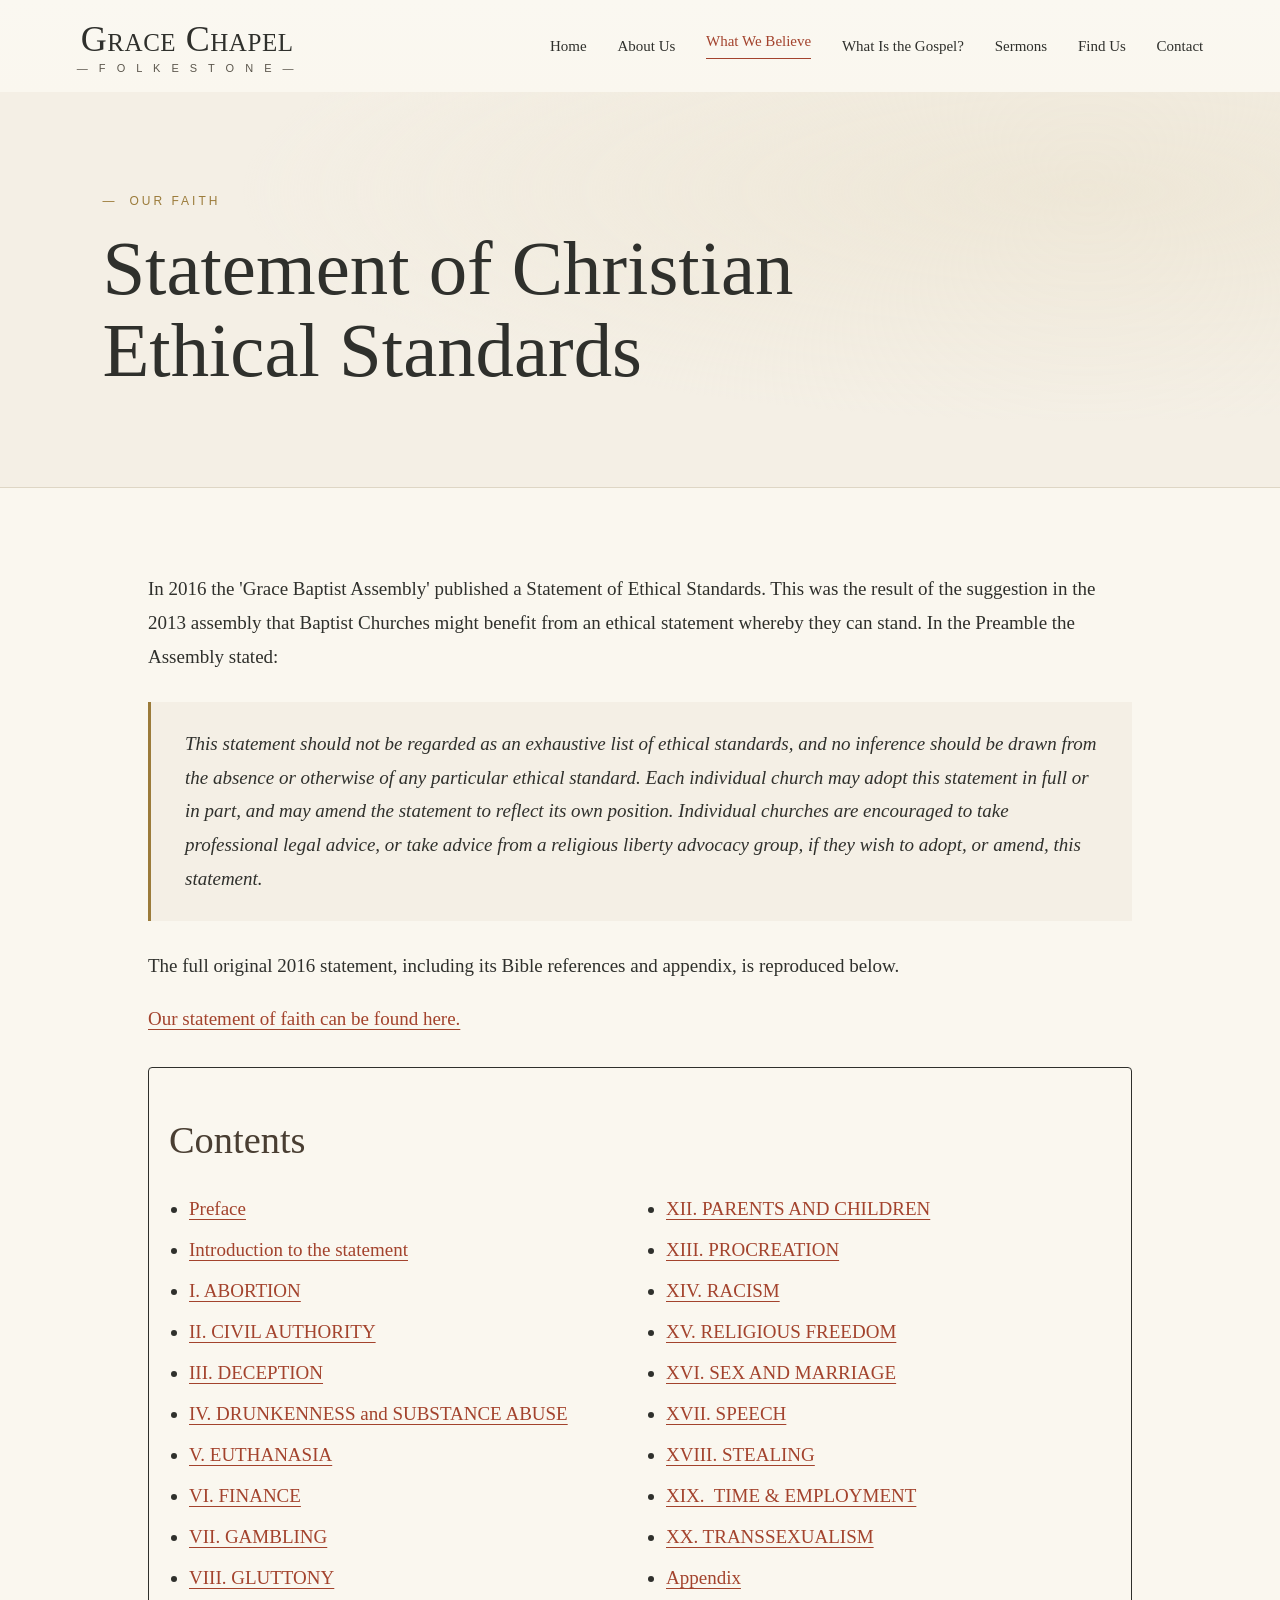
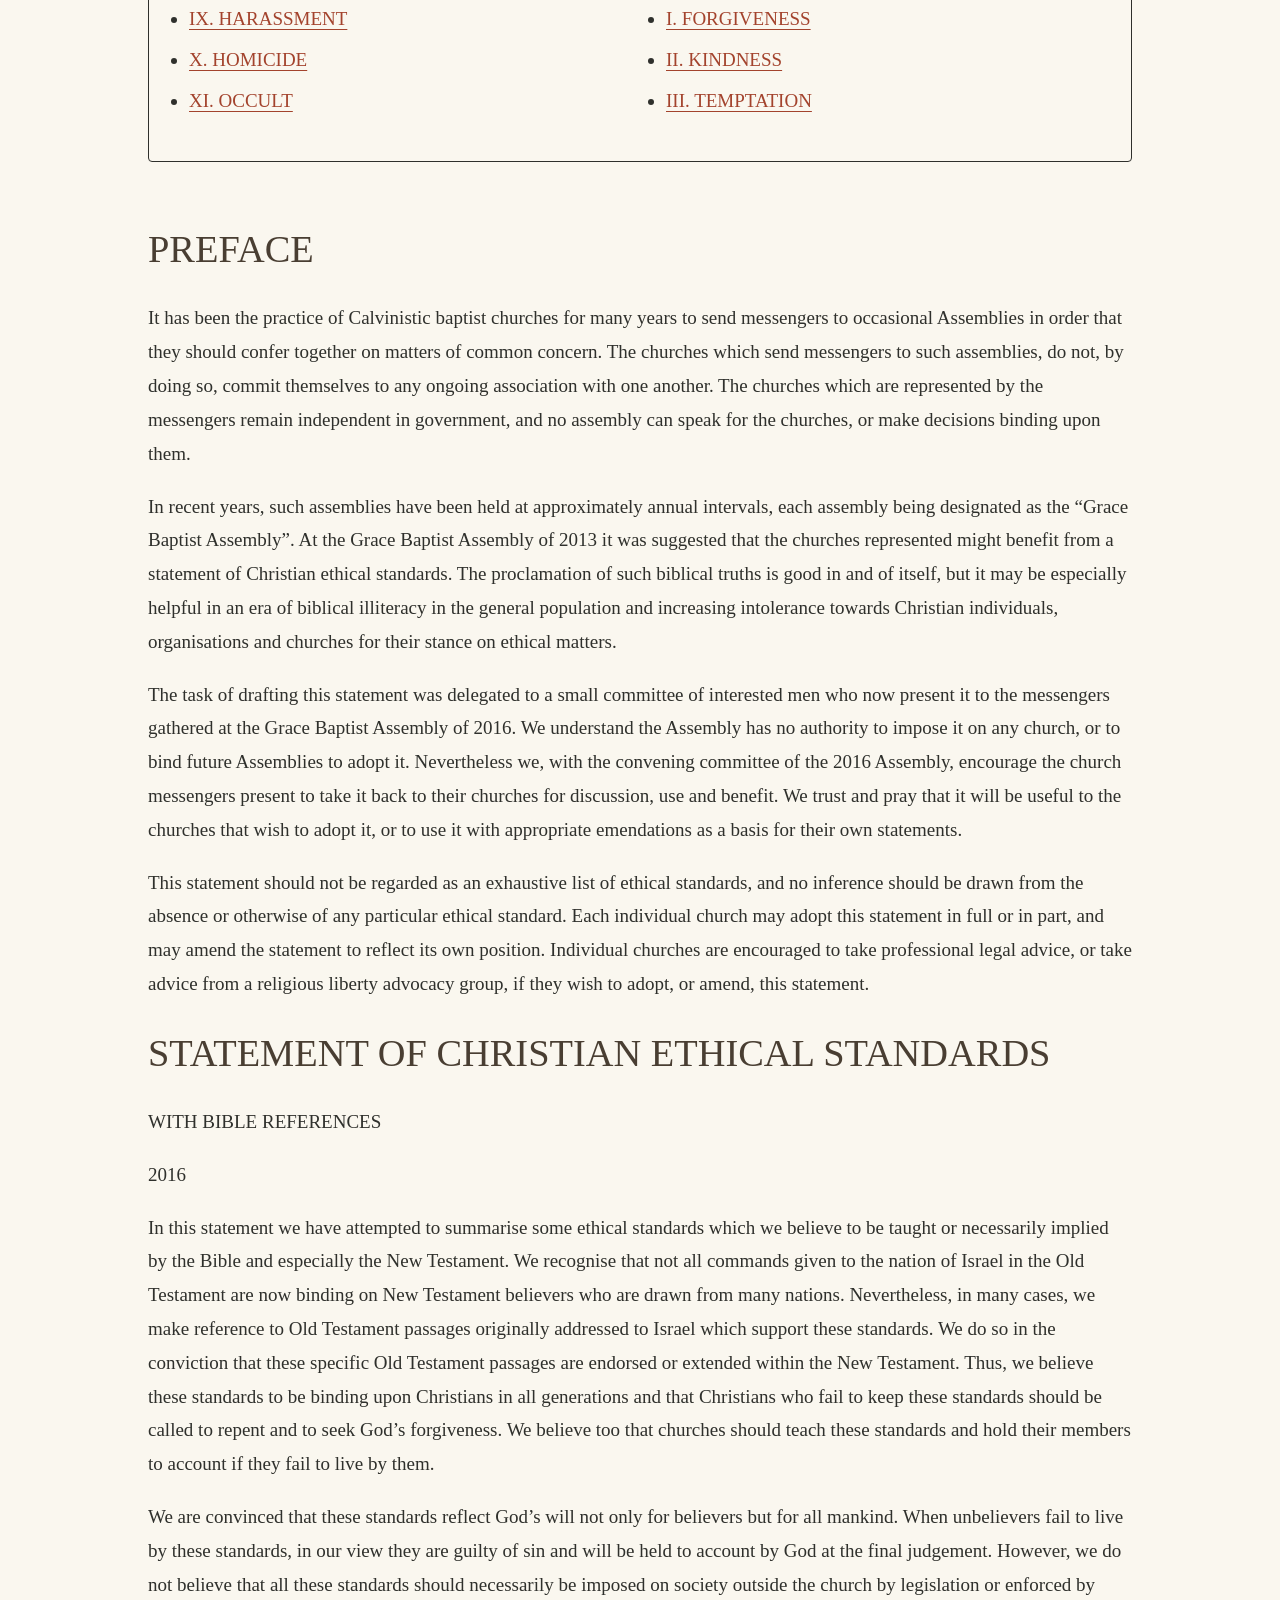
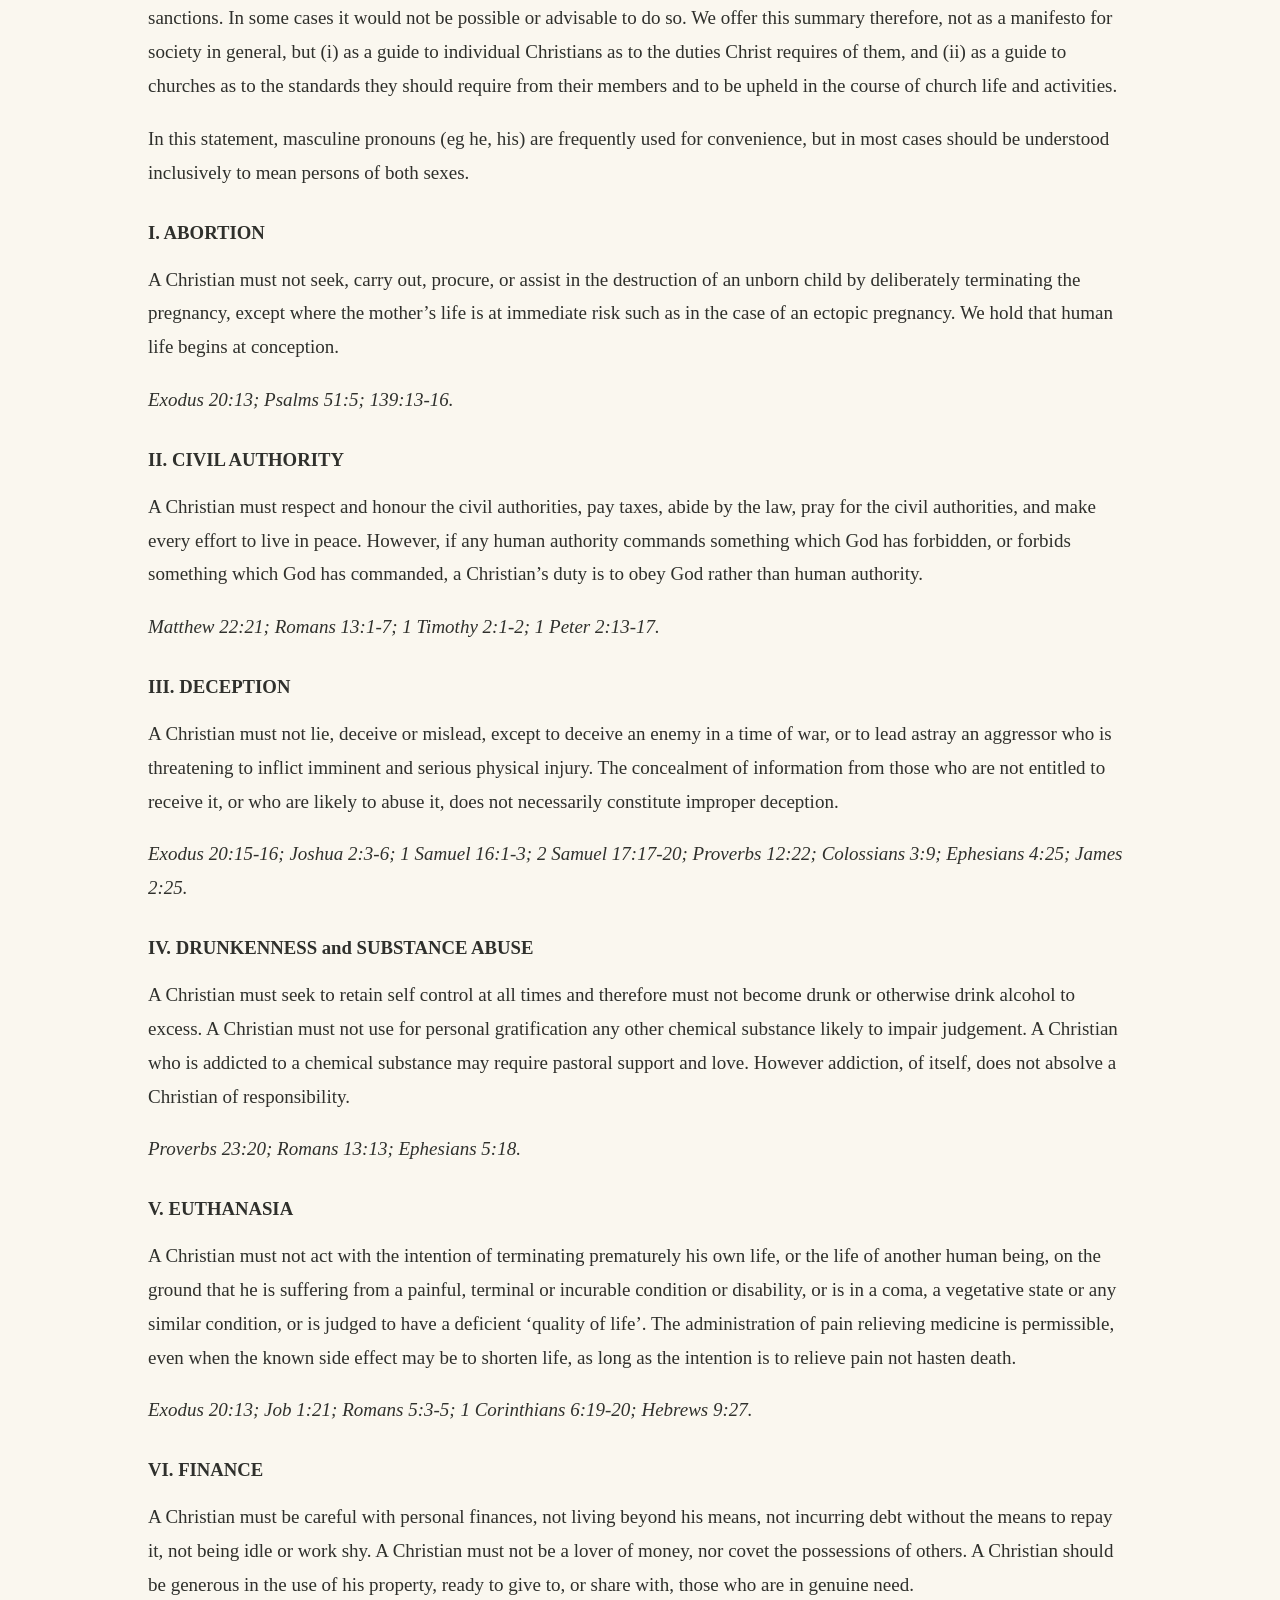
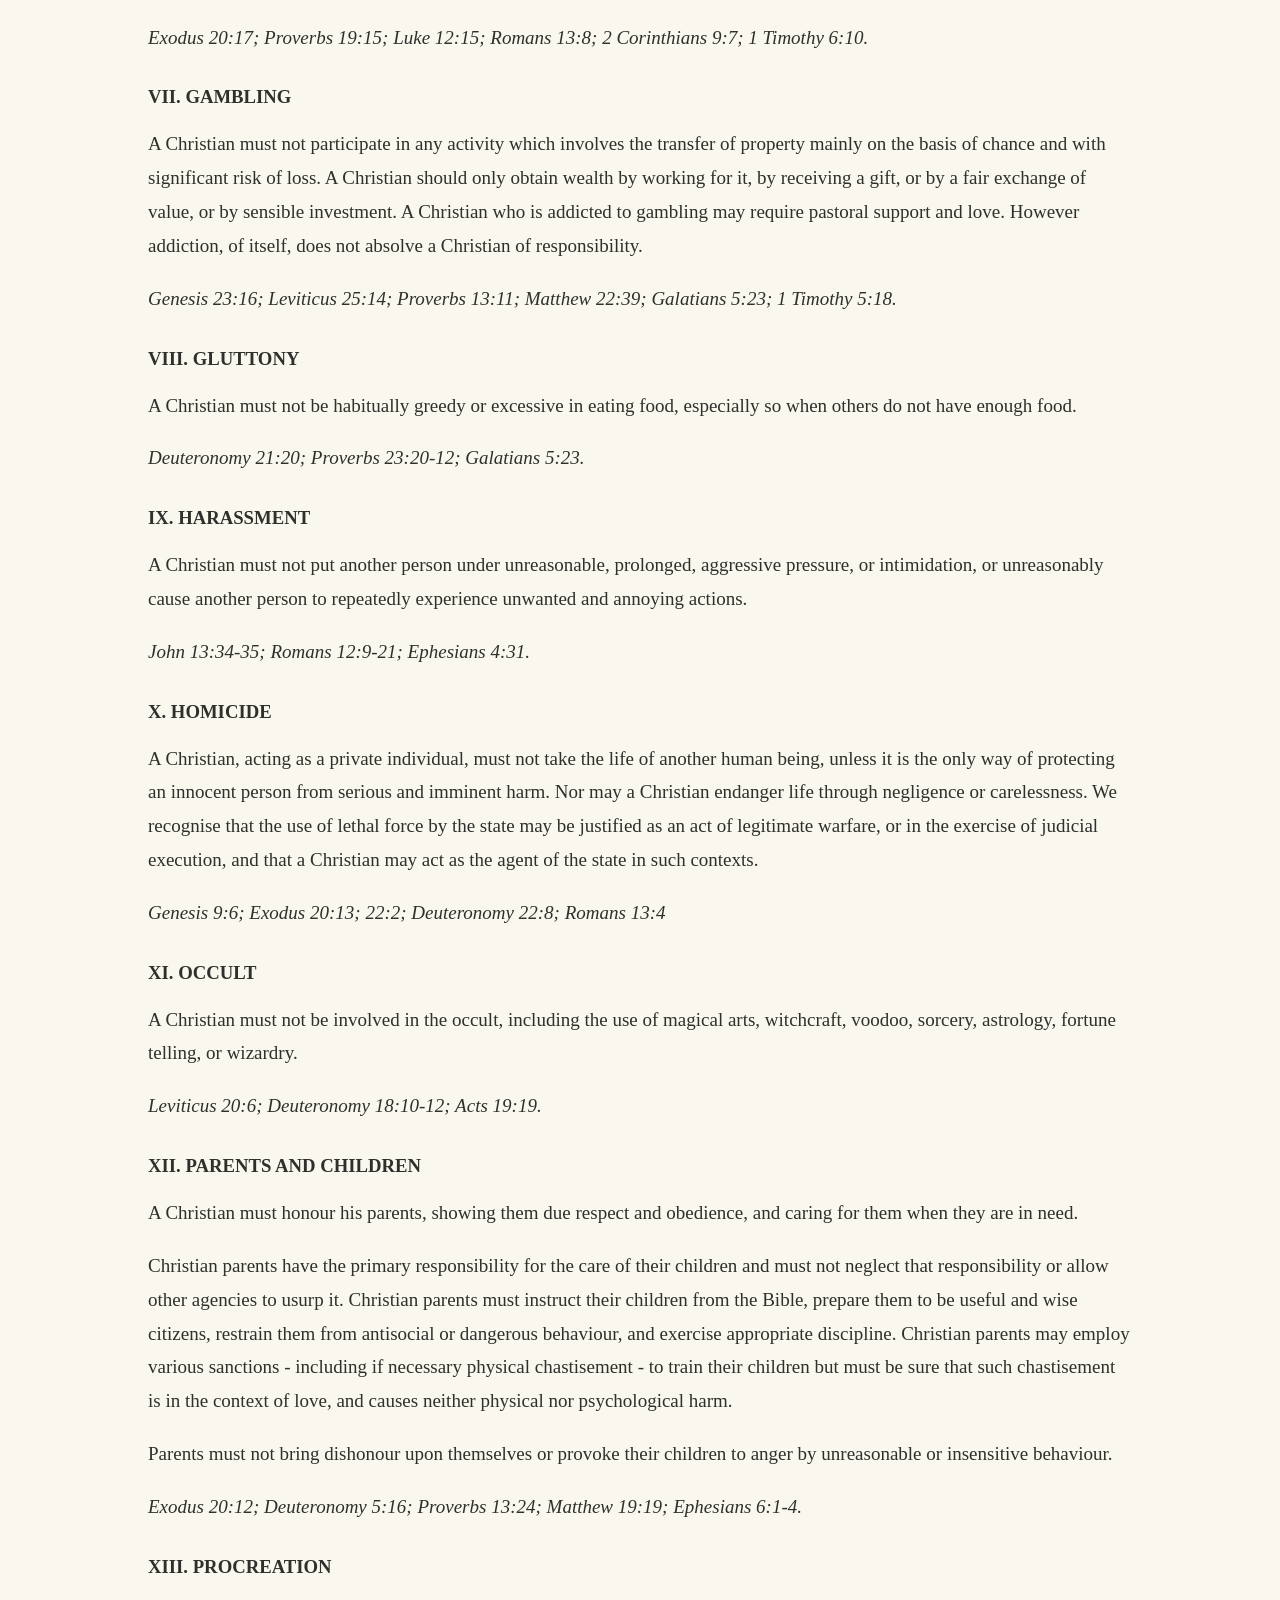
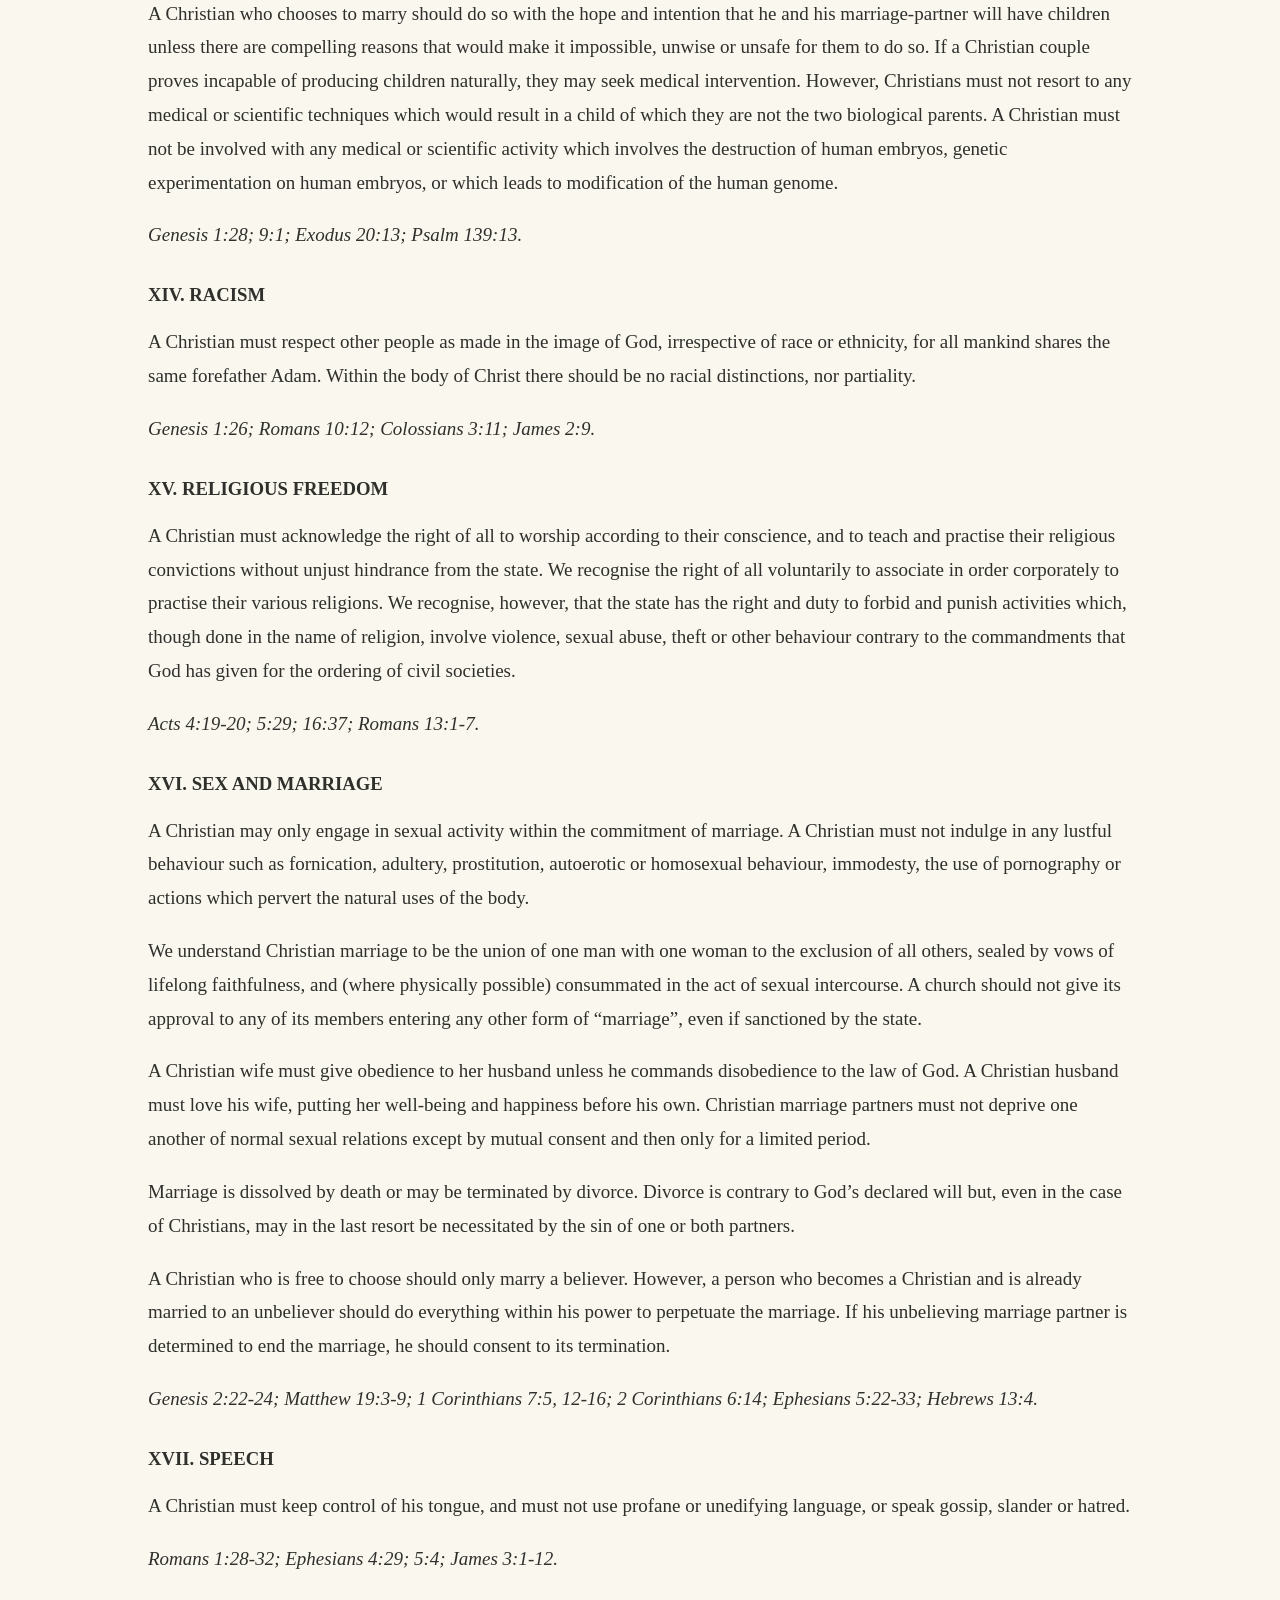
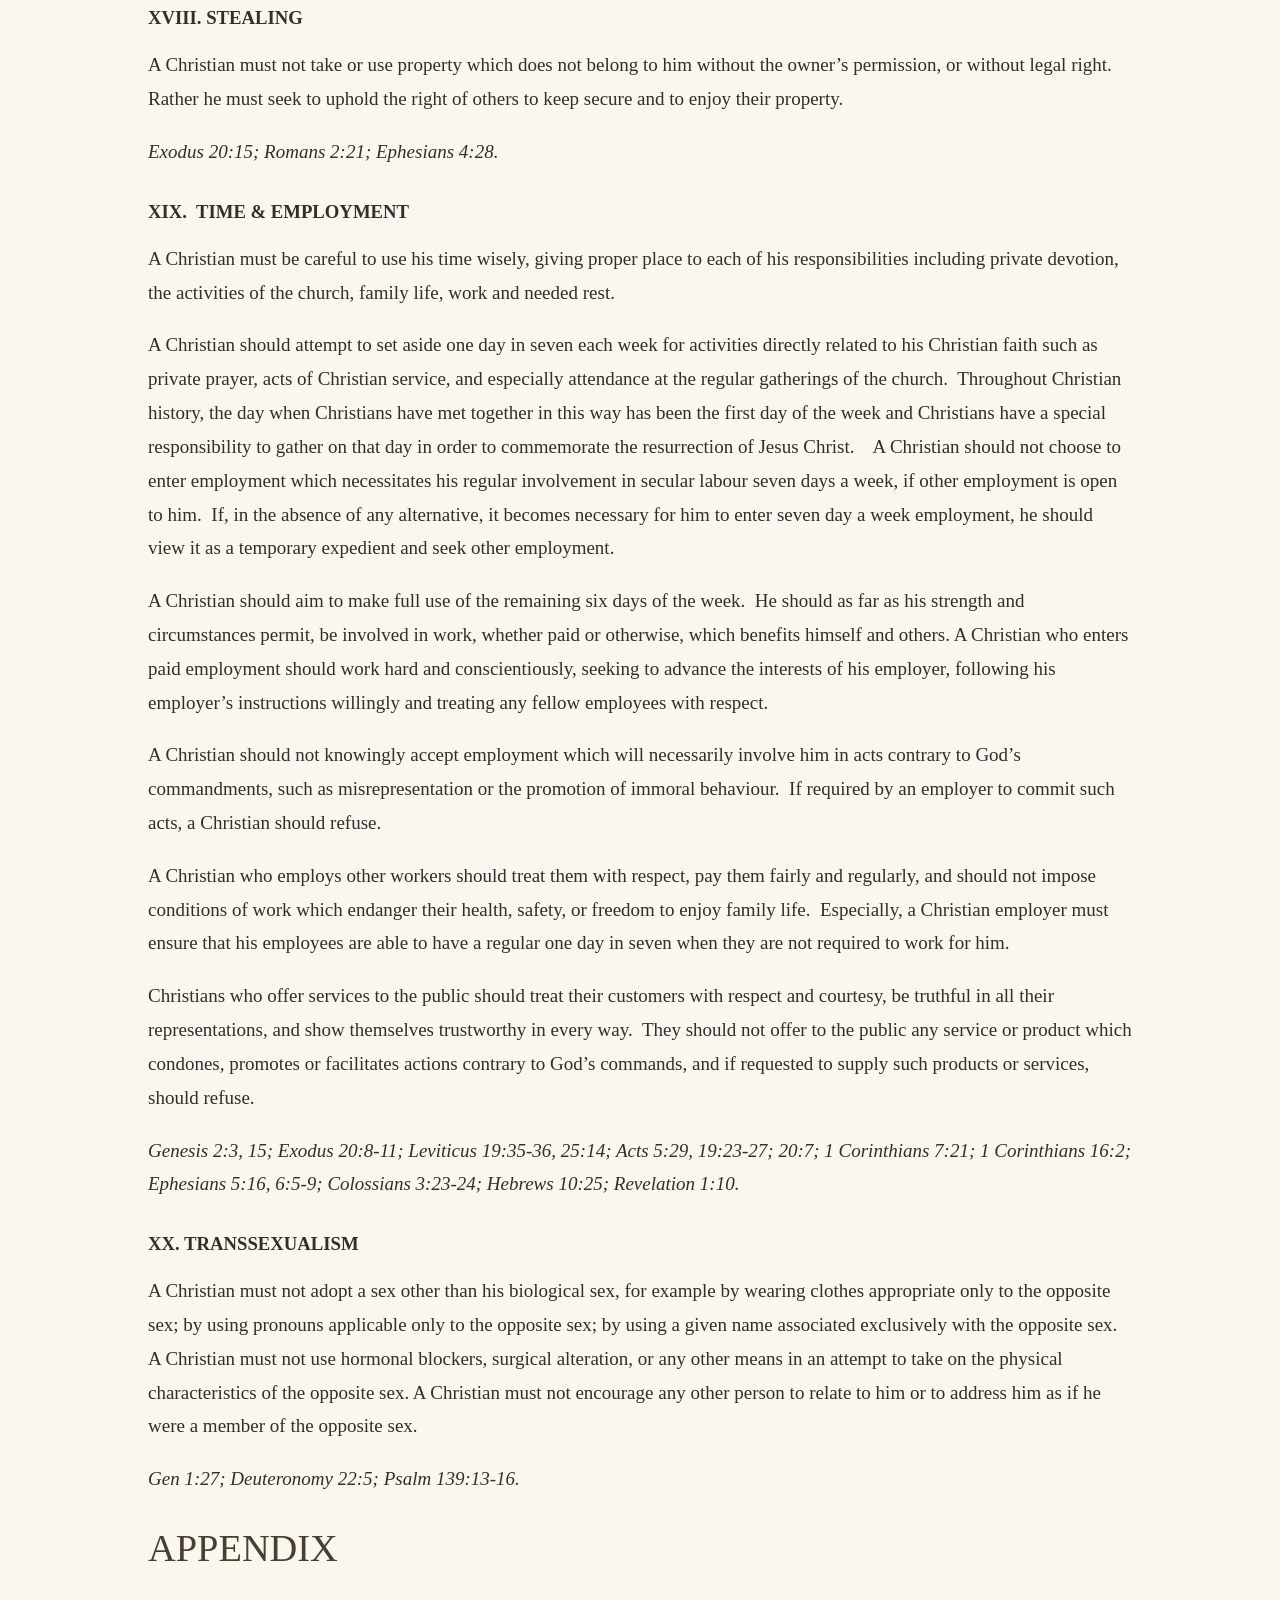
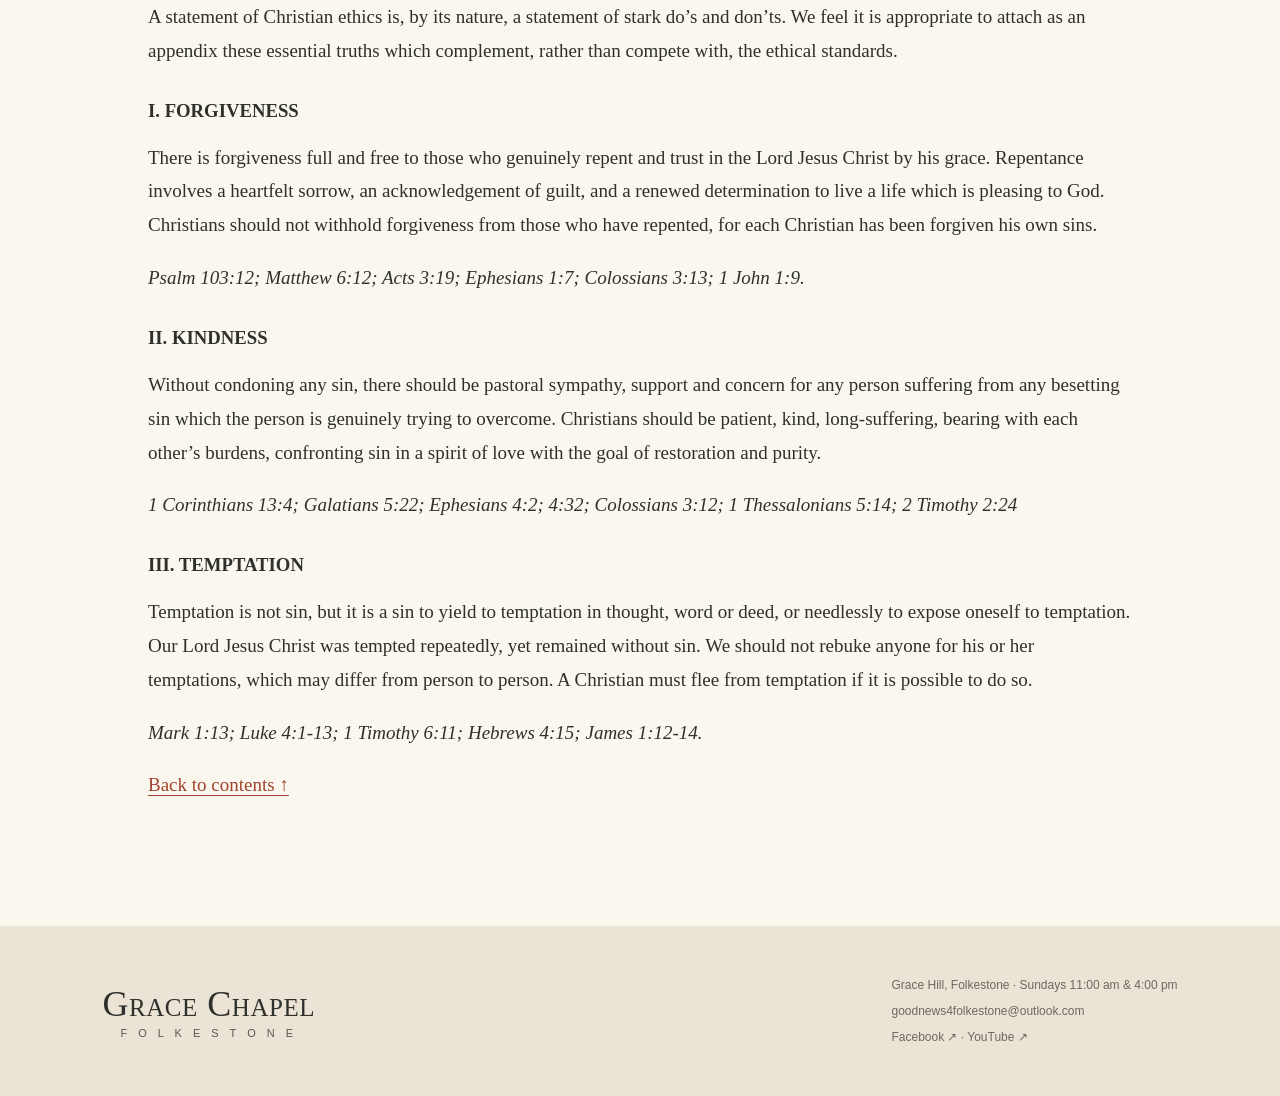
<file: grace-chapel-v6 2/ethics.html>
<!doctype html>
<html lang="en">
<head>
<meta charset="utf-8">
<meta name="viewport" content="width=device-width,initial-scale=1">
<meta name="description" content="Grace Chapel Folkestone — Statement of Christian Ethical Standards, Grace Baptist Assembly 2016.">
<title>Ethical Standards | Grace Chapel Folkestone</title>
<link rel="stylesheet" href="styles.css">
<style>
.ethics-contents { padding: 1.25rem; border: 1px solid currentColor; border-radius: 4px; margin: 2rem 0; }
.ethics-contents ul { columns: 2; column-gap: 2rem; padding-left: 1.25rem; }
.ethics-contents li { break-inside: avoid; margin-bottom: .45rem; }
.ethics-document h2, .ethics-document h3, #contents { scroll-margin-top: 110px; }
.ethics-document h3 { margin-top: 2rem; }
.ethics-references { font-size: .9em; font-style: italic; }
@media(max-width:600px) { .ethics-contents ul { columns: 1; } }
</style>
</head>
<body>
<header class="site-header">
<a class="brand" href="index.html"><span>Grace Chapel</span><small>— F O L K E S T O N E —</small></a>
<button class="menu-toggle" aria-label="Toggle navigation" aria-controls="nav" aria-expanded="false">☰</button>
<nav id="nav"><a href="index.html">Home</a><a href="about.html">About Us</a><a href="beliefs.html" aria-current="page">What We Believe</a><a href="sermons.html">Sermons</a><a href="index.html#visit">Find Us</a></nav>
</header>
<main>
<div class="page-hero"><p class="eyebrow">OUR FAITH</p><h1>Statement of Christian<br>Ethical Standards</h1></div>
<article class="long-form ethics-document">
<p>In 2016 the 'Grace Baptist Assembly' published a Statement of Ethical Standards. This was the result of the suggestion in the 2013 assembly that Baptist Churches might benefit from an ethical statement whereby they can stand. In the Preamble the Assembly stated:</p>
<blockquote>This statement should not be regarded as an exhaustive list of ethical standards, and no inference should be drawn from the absence or otherwise of any particular ethical standard.  Each individual church may adopt this statement in full or in part, and may amend the statement to reflect its own position. Individual churches are encouraged to take professional legal advice, or take advice from a religious liberty advocacy group, if they wish to adopt, or amend, this statement.</blockquote>
<p>The full original 2016 statement, including its Bible references and appendix, is reproduced below.</p>
<p><a href="beliefs.html">Our statement of faith can be found here.</a></p>
<section class="ethics-contents" aria-labelledby="contents"><h2 id="contents">Contents</h2><ul>
<li><a href="#preface">Preface</a></li><li><a href="#statement">Introduction to the statement</a></li>
<li><a href="#standard-i">I. ABORTION</a></li>
<li><a href="#standard-ii">II. CIVIL AUTHORITY</a></li>
<li><a href="#standard-iii">III. DECEPTION</a></li>
<li><a href="#standard-iv">IV. DRUNKENNESS and SUBSTANCE ABUSE</a></li>
<li><a href="#standard-v">V. EUTHANASIA</a></li>
<li><a href="#standard-vi">VI. FINANCE</a></li>
<li><a href="#standard-vii">VII. GAMBLING</a></li>
<li><a href="#standard-viii">VIII. GLUTTONY</a></li>
<li><a href="#standard-ix">IX. HARASSMENT</a></li>
<li><a href="#standard-x">X. HOMICIDE</a></li>
<li><a href="#standard-xi">XI. OCCULT</a></li>
<li><a href="#standard-xii">XII.  PARENTS AND CHILDREN</a></li>
<li><a href="#standard-xiii">XIII. PROCREATION</a></li>
<li><a href="#standard-xiv">XIV. RACISM</a></li>
<li><a href="#standard-xv">XV. RELIGIOUS FREEDOM</a></li>
<li><a href="#standard-xvi">XVI. SEX AND MARRIAGE</a></li>
<li><a href="#standard-xvii">XVII. SPEECH</a></li>
<li><a href="#standard-xviii">XVIII. STEALING</a></li>
<li><a href="#standard-xix">XIX.  TIME &amp; EMPLOYMENT</a></li>
<li><a href="#standard-xx">XX. TRANSSEXUALISM</a></li>
<li><a href="#appendix">Appendix</a></li>
<li><a href="#appendix-i">I. FORGIVENESS</a></li>
<li><a href="#appendix-ii">II. KINDNESS</a></li>
<li><a href="#appendix-iii">III. TEMPTATION</a></li>
</ul></section>
<h2 id="preface">PREFACE</h2>
<p>It has been the practice of Calvinistic baptist churches for many years to send messengers to occasional Assemblies in order that they should confer together on matters of common concern.  The churches which send messengers to such assemblies, do not, by doing so, commit themselves to any ongoing association with one another. The churches which are represented by the messengers remain independent in government, and no assembly can speak for the churches, or make decisions binding upon them.</p>
<p>In recent years, such assemblies have been held at approximately annual intervals, each assembly being designated as the “Grace Baptist Assembly”.  At the Grace Baptist Assembly of 2013 it was suggested that the churches represented might benefit from a statement of Christian ethical standards. The proclamation of such biblical truths is good in and of itself, but it may be especially helpful in an era of biblical illiteracy in the general population and increasing intolerance towards Christian individuals, organisations and churches for their stance on ethical matters.</p>
<p>The task of drafting this statement was delegated to a small committee of interested men who now present it to the messengers gathered at the Grace Baptist Assembly of 2016.  We understand the Assembly has no authority to impose it on any church, or to bind future Assemblies to adopt it.  Nevertheless we, with the convening committee of the 2016 Assembly, encourage the church messengers present to take it back to their churches for discussion, use and benefit.  We trust and pray that it will be useful to the churches that wish to adopt it, or to use it with appropriate emendations as a basis for their own statements.</p>
<p>This statement should not be regarded as an exhaustive list of ethical standards, and no inference should be drawn from the absence or otherwise of any particular ethical standard.  Each individual church may adopt this statement in full or in part, and may amend the statement to reflect its own position. Individual churches are encouraged to take professional legal advice, or take advice from a religious liberty advocacy group, if they wish to adopt, or amend, this statement.</p>
<h2 id="statement">STATEMENT OF CHRISTIAN ETHICAL STANDARDS</h2>
<p>WITH BIBLE REFERENCES</p>
<p>2016</p>
<p>In this statement we have attempted to summarise some ethical standards which we believe to be taught or necessarily implied by the Bible and especially the New Testament.  We recognise that not all commands given to the nation of Israel in the Old Testament are now binding on New Testament believers who are drawn from many nations.  Nevertheless, in many cases, we make reference to Old Testament passages originally addressed to Israel which support these standards. We do so in the conviction that these specific Old Testament passages are endorsed or extended within the New Testament. Thus, we believe these standards to be binding upon Christians in all generations and that Christians who fail to keep these standards should be called to repent and to seek God’s forgiveness. We believe too that churches should teach these standards and hold their members to account if they fail to live by them.</p>
<p>We are convinced that these standards reflect God’s will not only for believers but for all mankind. When unbelievers fail to live by these standards, in our view they are guilty of sin and will be held to account by God at the final judgement.  However, we do not believe that all these standards should necessarily be imposed on society outside the church by legislation or enforced by sanctions.  In some cases it would not be possible or advisable to do so.  We offer this summary therefore, not as a manifesto for society in general, but (i) as a guide to individual Christians as to the duties Christ requires of them, and (ii) as a guide to churches as to the standards they should require from their members and to be upheld in the course of church life and activities.</p>
<p>In this statement, masculine pronouns (eg he, his) are frequently used for convenience, but in most cases should be understood inclusively to mean persons of both sexes.</p>
<h3 id="standard-i">I. ABORTION</h3>
<p>A Christian must not seek, carry out, procure, or assist in the destruction of an unborn child by deliberately terminating the pregnancy, except where the mother’s life is at immediate risk such as in the case of an ectopic pregnancy. We hold that human life begins at conception.</p>
<p class="ethics-references">Exodus 20:13; Psalms 51:5; 139:13-16.</p>
<h3 id="standard-ii">II. CIVIL AUTHORITY</h3>
<p>A Christian must respect and honour the civil authorities, pay taxes, abide by the law, pray for the civil authorities, and make every effort to live in peace. However, if any human authority commands something which God has forbidden, or forbids something which God has commanded, a Christian’s duty is to obey God rather than human authority.</p>
<p class="ethics-references">Matthew 22:21; Romans 13:1-7; 1 Timothy 2:1-2; 1 Peter 2:13-17.</p>
<h3 id="standard-iii">III. DECEPTION</h3>
<p>A Christian must not lie, deceive or mislead, except to deceive an enemy in a time of war, or to lead astray an aggressor who is threatening to inflict imminent and serious physical injury. The concealment of information from those who are not entitled to receive it, or who are likely to abuse it, does not necessarily constitute improper deception.</p>
<p class="ethics-references">Exodus 20:15-16; Joshua 2:3-6; 1 Samuel 16:1-3; 2 Samuel 17:17-20; Proverbs 12:22; Colossians 3:9; Ephesians 4:25; James 2:25.</p>
<h3 id="standard-iv">IV. DRUNKENNESS and SUBSTANCE ABUSE</h3>
<p>A Christian must seek to retain self control at all times and therefore must not become drunk or otherwise drink alcohol to excess.  A Christian must not use for personal gratification any other chemical substance likely to impair judgement.  A Christian who is addicted to a chemical substance may require pastoral support and love. However addiction, of itself, does not absolve a Christian of responsibility.</p>
<p class="ethics-references">Proverbs 23:20; Romans 13:13; Ephesians 5:18.</p>
<h3 id="standard-v">V. EUTHANASIA</h3>
<p>A Christian must not act with the intention of terminating prematurely his own life, or the life of another human being, on the ground that he is suffering from a painful, terminal or incurable condition or disability, or is in a coma, a vegetative state or any similar condition, or is judged to have a deficient ‘quality of life’.  The administration of pain relieving medicine is permissible, even when the known side effect may be to shorten life, as long as the intention is to relieve pain not hasten death.</p>
<p class="ethics-references">Exodus 20:13; Job 1:21; Romans 5:3-5; 1 Corinthians 6:19-20; Hebrews 9:27.</p>
<h3 id="standard-vi">VI. FINANCE</h3>
<p>A Christian must be careful with personal finances, not living beyond his means, not incurring debt without the means to repay it, not being idle or work shy. A Christian must not be a lover of money, nor covet the possessions of others. A Christian should be generous in the use of his property, ready to give to, or share with, those who are in genuine need.</p>
<p class="ethics-references">Exodus 20:17; Proverbs 19:15; Luke 12:15; Romans 13:8; 2 Corinthians 9:7; 1 Timothy 6:10.</p>
<h3 id="standard-vii">VII. GAMBLING</h3>
<p>A Christian must not participate in any activity which involves the transfer of property mainly on the basis of chance and with significant risk of loss. A Christian should only obtain wealth by working for it, by receiving a gift, or by a fair exchange of value, or by sensible investment. A Christian who is addicted to gambling may require pastoral support and love. However addiction, of itself, does not absolve a Christian of responsibility.</p>
<p class="ethics-references">Genesis 23:16; Leviticus 25:14; Proverbs 13:11; Matthew 22:39; Galatians 5:23; 1 Timothy 5:18.</p>
<h3 id="standard-viii">VIII. GLUTTONY</h3>
<p>A Christian must not be habitually greedy or excessive in eating food, especially so when others do not have enough food.</p>
<p class="ethics-references">Deuteronomy 21:20; Proverbs 23:20-12; Galatians 5:23.</p>
<h3 id="standard-ix">IX. HARASSMENT</h3>
<p>A Christian must not put another person under unreasonable, prolonged, aggressive pressure, or intimidation, or unreasonably cause another person to repeatedly experience unwanted and annoying actions.</p>
<p class="ethics-references">John 13:34-35; Romans 12:9-21; Ephesians 4:31.</p>
<h3 id="standard-x">X. HOMICIDE</h3>
<p>A Christian, acting as a private individual, must not take the life of another human being, unless it is the only way of protecting an innocent person from serious and imminent harm.  Nor may a Christian endanger life through negligence or carelessness.  We recognise that the use of lethal force by the state may be justified as an act of legitimate warfare, or in the exercise of judicial execution, and that a Christian may act as the agent of the state in such contexts.</p>
<p class="ethics-references">Genesis 9:6; Exodus 20:13; 22:2; Deuteronomy 22:8; Romans 13:4</p>
<h3 id="standard-xi">XI. OCCULT</h3>
<p>A Christian must not be involved in the occult, including the use of magical arts, witchcraft, voodoo, sorcery, astrology, fortune telling, or wizardry.</p>
<p class="ethics-references">Leviticus 20:6; Deuteronomy 18:10-12; Acts 19:19.</p>
<h3 id="standard-xii">XII.  PARENTS AND CHILDREN</h3>
<p>A Christian must honour his parents, showing them due respect and obedience, and caring for them when they are in need.</p>
<p>Christian parents have the primary responsibility for the care of their children and must not neglect that responsibility or allow other agencies to usurp it. Christian parents must instruct their children from the Bible, prepare them to be useful and wise citizens, restrain them from antisocial or dangerous behaviour, and exercise appropriate discipline.  Christian parents may employ various sanctions - including if necessary physical chastisement - to train their children but must be sure that such chastisement is in the context of love, and causes neither physical nor psychological harm.</p>
<p>Parents must not bring dishonour upon themselves or provoke their children to anger by unreasonable or insensitive behaviour.</p>
<p class="ethics-references">Exodus 20:12; Deuteronomy 5:16; Proverbs 13:24; Matthew 19:19; Ephesians 6:1-4.</p>
<h3 id="standard-xiii">XIII. PROCREATION</h3>
<p>A Christian who chooses to marry should do so with the hope and intention that he and his marriage-partner will have children unless there are compelling reasons that would make it impossible, unwise or unsafe for them to do so.  If a Christian couple proves incapable of producing children naturally, they may seek medical intervention.  However, Christians must not resort to any medical or scientific techniques which would result in a child of which they are not the two biological parents.  A Christian must not be involved with any medical or scientific activity which involves the destruction of human embryos, genetic experimentation on human embryos, or which leads to modification of the human genome.</p>
<p class="ethics-references">Genesis 1:28; 9:1; Exodus 20:13; Psalm 139:13.</p>
<h3 id="standard-xiv">XIV. RACISM</h3>
<p>A Christian must respect other people as made in the image of God, irrespective of race or ethnicity, for all mankind shares the same forefather Adam. Within the body of Christ there should be no racial distinctions, nor partiality.</p>
<p class="ethics-references">Genesis 1:26; Romans 10:12; Colossians 3:11; James 2:9.</p>
<h3 id="standard-xv">XV. RELIGIOUS FREEDOM</h3>
<p>A Christian must acknowledge the right of all to worship according to their conscience, and to teach and practise their religious convictions without unjust hindrance from the state.  We recognise the right of all voluntarily to associate in order corporately to practise their various religions. We recognise, however, that the state has the right and duty to forbid and punish activities which, though done in the name of religion, involve violence, sexual abuse, theft or other behaviour contrary to the commandments that God has given for the ordering of civil societies.</p>
<p class="ethics-references">Acts 4:19-20; 5:29; 16:37; Romans 13:1-7.</p>
<h3 id="standard-xvi">XVI. SEX AND MARRIAGE</h3>
<p>A Christian may only engage in sexual activity within the commitment of marriage.  A Christian must not indulge in any lustful behaviour such as fornication, adultery, prostitution, autoerotic or homosexual behaviour, immodesty, the use of pornography or actions which pervert the natural uses of the body.</p>
<p>We understand Christian marriage to be the union of one man with one woman to the exclusion of all others, sealed by vows of lifelong faithfulness, and (where physically possible) consummated in the act of sexual intercourse. A church should not give its approval to any of its members entering any other form of “marriage”, even if sanctioned by the state.</p>
<p>A Christian wife must give obedience to her husband unless he commands disobedience to the law of God.   A Christian husband must love his wife, putting her well-being and happiness before his own.  Christian marriage partners must not deprive one another of normal sexual relations except by mutual consent and then only for a limited period.</p>
<p>Marriage is dissolved by death or may be terminated by divorce.  Divorce is contrary to God’s declared will but, even in the case of Christians, may in the last resort be necessitated by the sin of one or both partners.</p>
<p>A Christian who is free to choose should only marry a believer.  However, a person who becomes a Christian and is already married to an unbeliever should do everything within his power to perpetuate the marriage. If his unbelieving marriage partner is determined to end the marriage, he should consent to its termination.</p>
<p class="ethics-references">Genesis 2:22-24; Matthew 19:3-9; 1 Corinthians 7:5, 12-16; 2 Corinthians 6:14; Ephesians 5:22-33; Hebrews 13:4.</p>
<h3 id="standard-xvii">XVII. SPEECH</h3>
<p>A Christian must keep control of his tongue, and must not use profane or unedifying language, or speak gossip, slander or hatred.</p>
<p class="ethics-references">Romans 1:28-32; Ephesians 4:29; 5:4; James 3:1-12.</p>
<h3 id="standard-xviii">XVIII. STEALING</h3>
<p>A Christian must not take or use property which does not belong to him without the owner’s permission, or without legal right.  Rather he must seek to uphold the right of others to keep secure and to enjoy their property.</p>
<p class="ethics-references">Exodus 20:15; Romans 2:21; Ephesians 4:28.</p>
<h3 id="standard-xix">XIX.  TIME &amp; EMPLOYMENT</h3>
<p>A Christian must be careful to use his time wisely, giving proper place to each of his responsibilities including private devotion, the activities of the church, family life, work and needed rest.</p>
<p>A Christian should attempt to set aside one day in seven each week for activities directly related to his Christian faith such as private prayer, acts of Christian service, and especially attendance at the regular gatherings of the church.  Throughout Christian history, the day when Christians have met together in this way has been the first day of the week and Christians have a special responsibility to gather on that day in order to commemorate the resurrection of Jesus Christ.    A Christian should not choose to enter employment which necessitates his regular involvement in secular labour seven days a week, if other employment is open to him.  If, in the absence of any alternative, it becomes necessary for him to enter seven day a week employment, he should view it as a temporary expedient and seek other employment.</p>
<p>A Christian should aim to make full use of the remaining six days of the week.  He should as far as his strength and circumstances permit, be involved in work, whether paid or otherwise, which benefits himself and others. A Christian who enters paid employment should work hard and conscientiously, seeking to advance the interests of his employer, following his employer’s instructions willingly and treating any fellow employees with respect.</p>
<p>A Christian should not knowingly accept employment which will necessarily involve him in acts contrary to God’s commandments, such as misrepresentation or the promotion of immoral behaviour.  If required by an employer to commit such acts, a Christian should refuse.</p>
<p>A Christian who employs other workers should treat them with respect, pay them fairly and regularly, and should not impose conditions of work which endanger their health, safety, or freedom to enjoy family life.  Especially, a Christian employer must ensure that his employees are able to have a regular one day in seven when they are not required to work for him.</p>
<p>Christians who offer services to the public should treat their customers with respect and courtesy, be truthful in all their representations, and show themselves trustworthy in every way.  They should not offer to the public any service or product which condones, promotes or facilitates actions contrary to God’s commands, and if requested to supply such products or services, should refuse.</p>
<p class="ethics-references">Genesis 2:3, 15; Exodus 20:8-11; Leviticus 19:35-36, 25:14; Acts 5:29, 19:23-27; 20:7; 1 Corinthians 7:21; 1 Corinthians 16:2; Ephesians 5:16, 6:5-9; Colossians 3:23-24; Hebrews 10:25; Revelation 1:10.</p>
<h3 id="standard-xx">XX. TRANSSEXUALISM</h3>
<p>A Christian must not adopt a sex other than his biological sex, for example by wearing clothes appropriate only to the opposite sex;  by using pronouns applicable only to the opposite sex; by using a given name associated exclusively with the opposite sex.  A Christian must not use hormonal blockers, surgical alteration, or any other means in an attempt to take on the physical characteristics of the opposite sex.  A Christian must not encourage any other person to relate to him or to address him as if he were a member of the opposite sex.</p>
<p class="ethics-references">Gen 1:27; Deuteronomy 22:5; Psalm 139:13-16.</p>
<h2 id="appendix">APPENDIX</h2>
<p>A statement of Christian ethics is, by its nature, a statement of stark do’s and don’ts. We feel it is appropriate to attach as an appendix these essential truths which complement, rather than compete with, the ethical standards.</p>
<h3 id="appendix-i">I. FORGIVENESS</h3>
<p>There is forgiveness full and free to those who genuinely repent and trust in the Lord Jesus Christ by his grace. Repentance involves a heartfelt sorrow, an acknowledgement of guilt, and a renewed determination to live a life which is pleasing to God. Christians should not withhold forgiveness from those who have repented, for each Christian has been forgiven his own sins.</p>
<p class="ethics-references">Psalm 103:12; Matthew 6:12; Acts 3:19; Ephesians 1:7; Colossians 3:13; 1 John 1:9.</p>
<h3 id="appendix-ii">II. KINDNESS</h3>
<p>Without condoning any sin, there should be pastoral sympathy, support and concern for any person suffering from any besetting sin which the person is genuinely trying to overcome. Christians should be patient, kind, long-suffering, bearing with each other’s burdens, confronting sin in a spirit of love with the goal of restoration and purity.</p>
<p class="ethics-references">1 Corinthians 13:4; Galatians 5:22; Ephesians 4:2; 4:32; Colossians 3:12; 1 Thessalonians 5:14; 2 Timothy 2:24</p>
<h3 id="appendix-iii">III. TEMPTATION</h3>
<p>Temptation is not sin, but it is a sin to yield to temptation in thought, word or deed, or needlessly to expose oneself to temptation. Our Lord Jesus Christ was tempted repeatedly, yet remained without sin. We should not rebuke anyone for his or her temptations, which may differ from person to person. A Christian must flee from temptation if it is possible to do so.</p>
<p class="ethics-references">Mark 1:13; Luke 4:1-13; 1 Timothy 6:11; Hebrews 4:15; James 1:12-14.</p>
<p><a href="#contents">Back to contents ↑</a></p>
</article></main>
<footer><div class="brand"><span>Grace Chapel</span><small>F O L K E S T O N E</small></div><div><p>Grace Hill, Folkestone · Sundays 11:00 am &amp; 4:00 pm</p><p><a href="https://www.facebook.com/gracechapelfolkestone" target="_blank" rel="noopener">Facebook ↗</a> · <a href="https://www.youtube.com/@goodnews4folkestone" target="_blank" rel="noopener">YouTube ↗</a></p></div></footer>
<script src="script.js"></script>
</body></html>
</file>
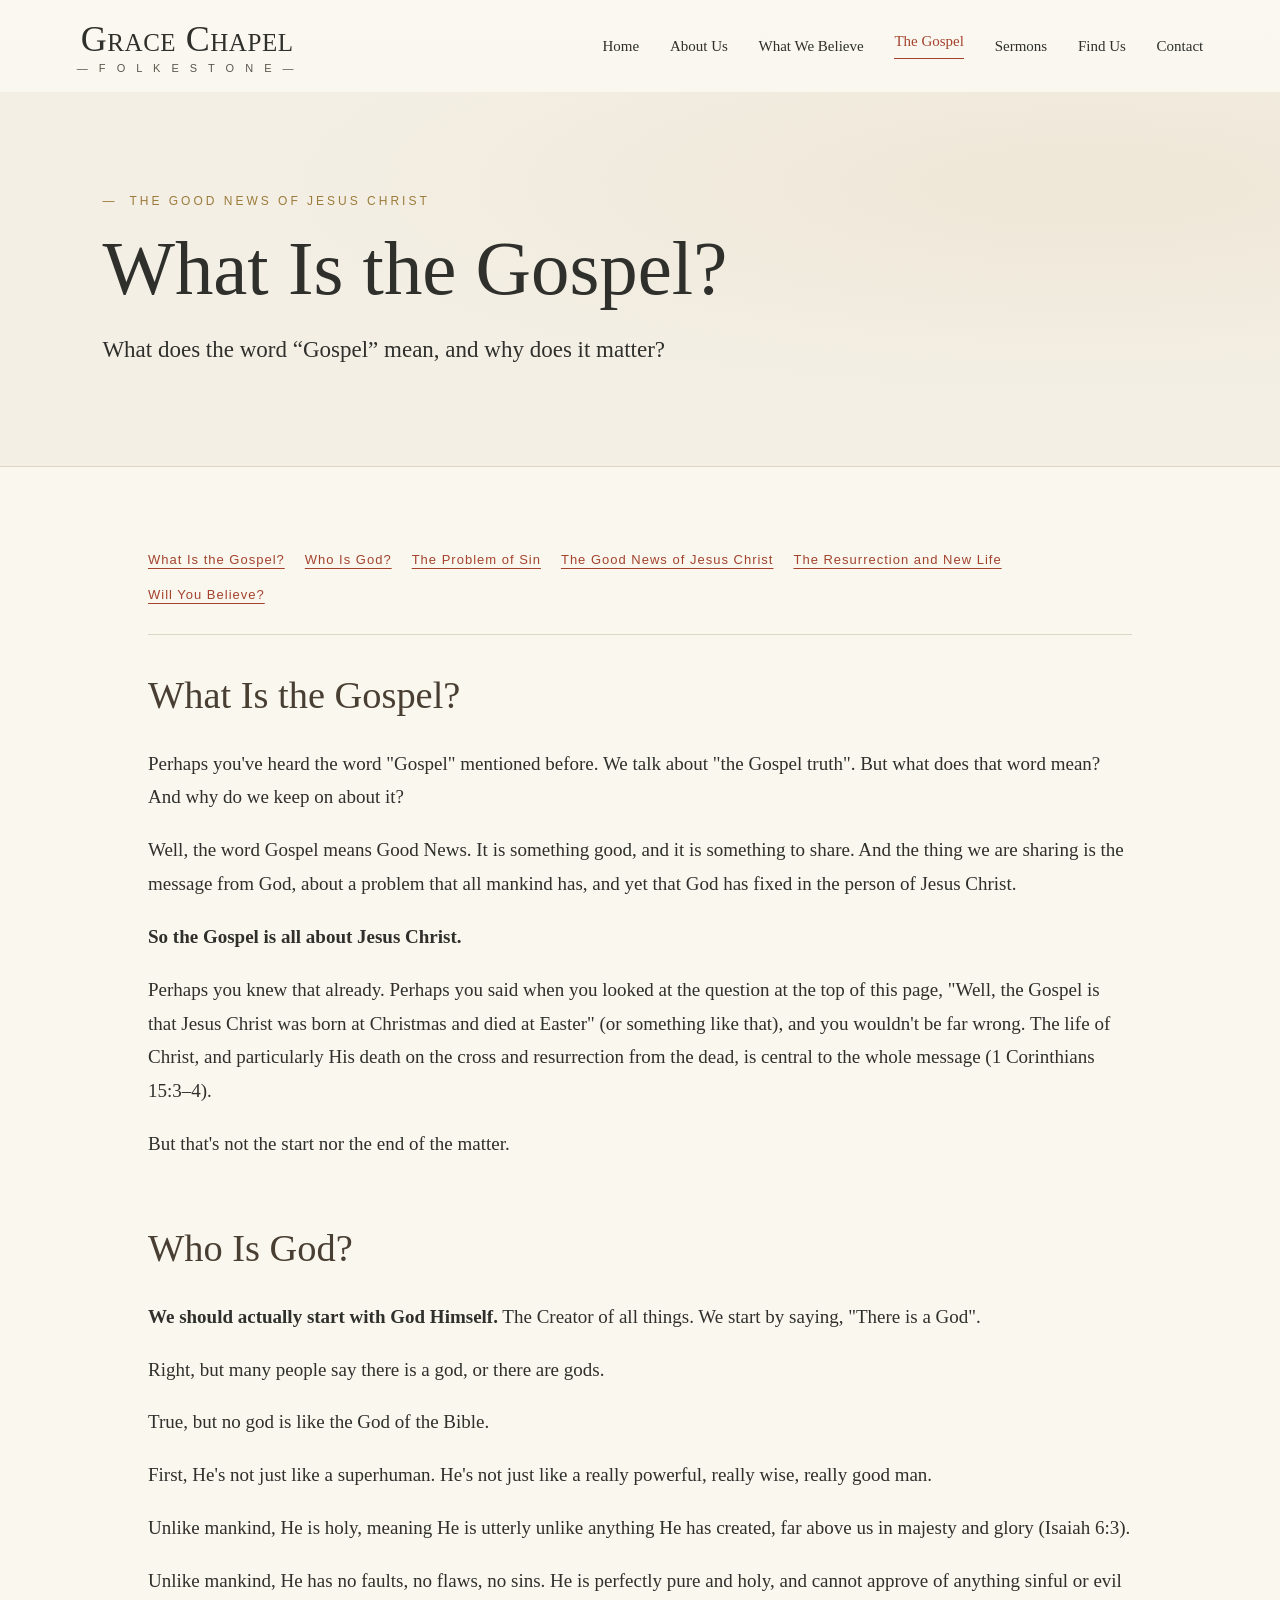
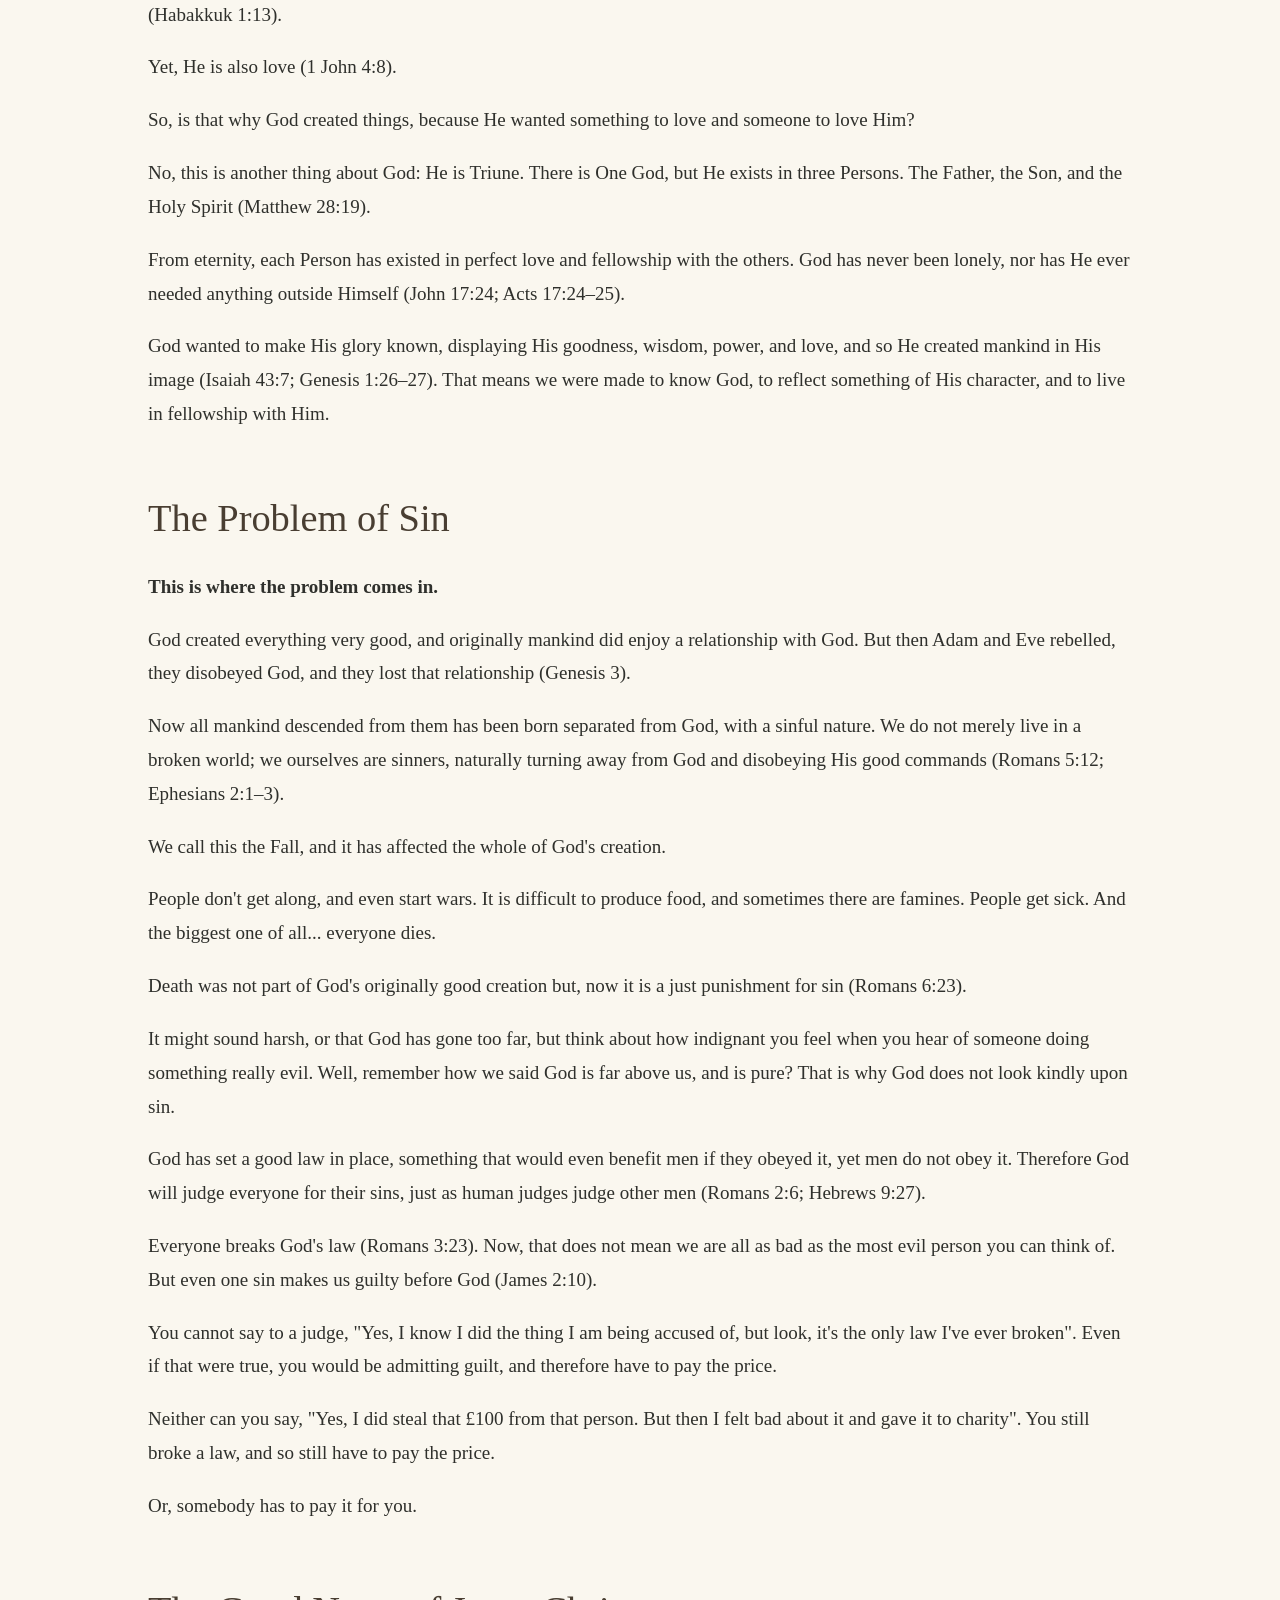
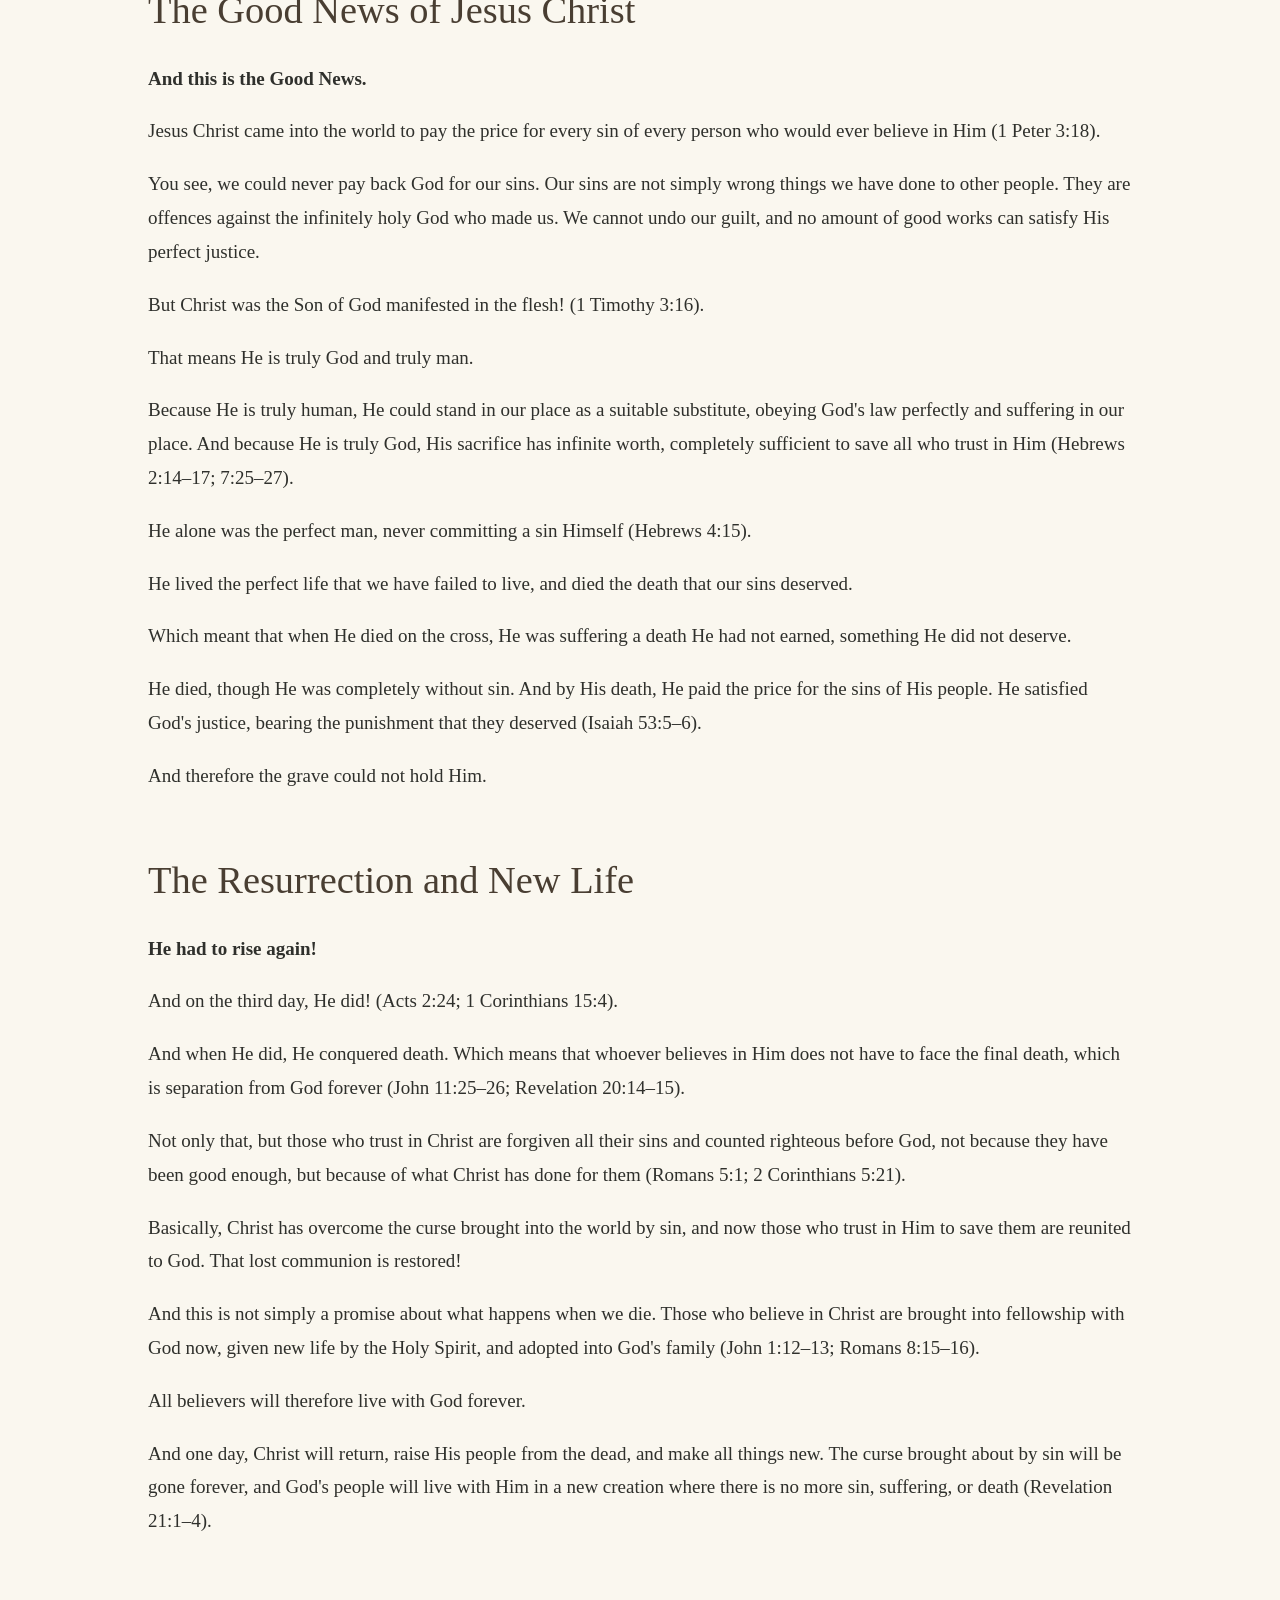
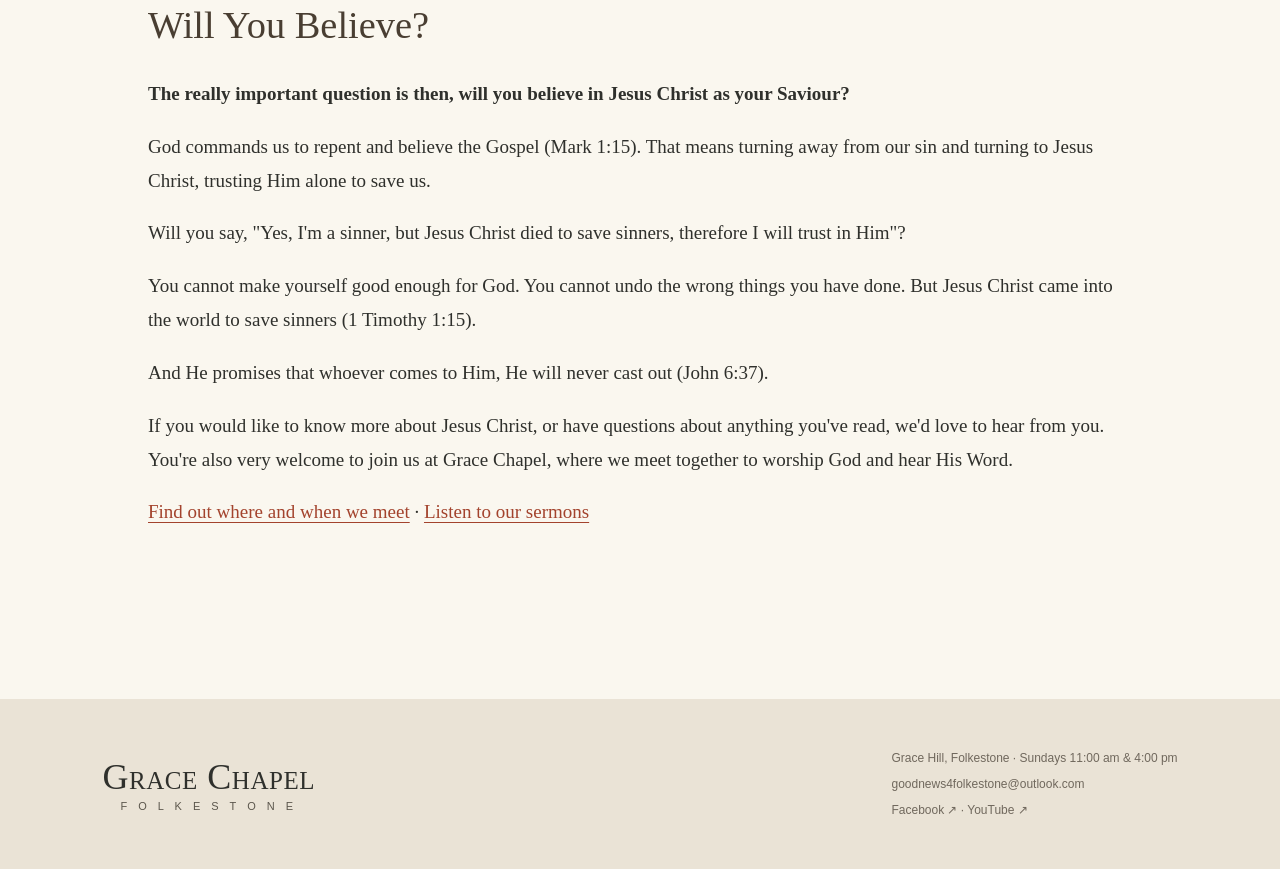
<file: grace-chapel-v6 2/gospel.html>
<!doctype html>
<html lang="en">
<head>
  <meta charset="utf-8">
  <meta name="viewport" content="width=device-width,initial-scale=1">
  <meta name="description" content="What is the Gospel? Discover the good news of Jesus Christ, why we need a Saviour, and God's promise to those who trust in Him.">
  <title>What Is the Gospel? | Grace Chapel Folkestone</title>
  <link rel="stylesheet" href="styles.css">
</head>
<body>
<header class="site-header">
  <a class="brand" href="index.html"><span>Grace Chapel</span><small>— F O L K E S T O N E —</small></a>
  <button class="menu-toggle" aria-label="Toggle navigation" aria-controls="nav" aria-expanded="false">☰</button>
  <nav id="nav">
    <a href="index.html">Home</a>
    <a href="about.html">About Us</a>
    <a href="beliefs.html">What We Believe</a>
    <a href="gospel.html" aria-current="page">The Gospel</a>
    <a href="sermons.html">Sermons</a>
    <a href="index.html#visit">Find Us</a>
  </nav>
</header>
<main>
  <div class="page-hero">
    <p class="eyebrow">THE GOOD NEWS OF JESUS CHRIST</p>
    <h1>What Is the Gospel?</h1>
    <p>What does the word “Gospel” mean, and why does it matter?</p>
  </div>
  <article class="long-form">
    <nav class="on-page" aria-label="On this page">
      <a href="#good-news">What Is the Gospel?</a>
      <a href="#god">Who Is God?</a>
      <a href="#problem">The Problem of Sin</a>
      <a href="#saviour">The Good News of Jesus Christ</a>
      <a href="#resurrection">The Resurrection and New Life</a>
      <a href="#response">Will You Believe?</a>
    </nav>
    <section id="good-news">
      <h2>What Is the Gospel?</h2>
      <p>Perhaps you've heard the word "Gospel" mentioned before. We talk about "the Gospel truth". But what does that word mean? And why do we keep on about it?</p>
      <p>Well, the word Gospel means Good News. It is something good, and it is something to share. And the thing we are sharing is the message from God, about a problem that all mankind has, and yet that God has fixed in the person of Jesus Christ.</p>
      <p><strong>So the Gospel is all about Jesus Christ.</strong></p>
      <p>Perhaps you knew that already. Perhaps you said when you looked at the question at the top of this page, "Well, the Gospel is that Jesus Christ was born at Christmas and died at Easter" (or something like that), and you wouldn't be far wrong. The life of Christ, and particularly His death on the cross and resurrection from the dead, is central to the whole message (1 Corinthians 15:3–4).</p>
      <p>But that's not the start nor the end of the matter.</p>
    </section>
    <section id="god">
      <h2>Who Is God?</h2>
      <p><strong>We should actually start with God Himself.</strong> The Creator of all things. We start by saying, "There is a God".</p>
      <p>Right, but many people say there is a god, or there are gods.</p>
      <p>True, but no god is like the God of the Bible.</p>
      <p>First, He's not just like a superhuman. He's not just like a really powerful, really wise, really good man.</p>
      <p>Unlike mankind, He is holy, meaning He is utterly unlike anything He has created, far above us in majesty and glory (Isaiah 6:3).</p>
      <p>Unlike mankind, He has no faults, no flaws, no sins. He is perfectly pure and holy, and cannot approve of anything sinful or evil (Habakkuk 1:13).</p>
      <p>Yet, He is also love (1 John 4:8).</p>
      <p>So, is that why God created things, because He wanted something to love and someone to love Him?</p>
      <p>No, this is another thing about God: He is Triune. There is One God, but He exists in three Persons. The Father, the Son, and the Holy Spirit (Matthew 28:19).</p>
      <p>From eternity, each Person has existed in perfect love and fellowship with the others. God has never been lonely, nor has He ever needed anything outside Himself (John 17:24; Acts 17:24–25).</p>
      <p>God wanted to make His glory known, displaying His goodness, wisdom, power, and love, and so He created mankind in His image (Isaiah 43:7; Genesis 1:26–27). That means we were made to know God, to reflect something of His character, and to live in fellowship with Him.</p>
    </section>
    <section id="problem">
      <h2>The Problem of Sin</h2>
      <p><strong>This is where the problem comes in.</strong></p>
      <p>God created everything very good, and originally mankind did enjoy a relationship with God. But then Adam and Eve rebelled, they disobeyed God, and they lost that relationship (Genesis 3).</p>
      <p>Now all mankind descended from them has been born separated from God, with a sinful nature. We do not merely live in a broken world; we ourselves are sinners, naturally turning away from God and disobeying His good commands (Romans 5:12; Ephesians 2:1–3).</p>
      <p>We call this the Fall, and it has affected the whole of God's creation.</p>
      <p>People don't get along, and even start wars. It is difficult to produce food, and sometimes there are famines. People get sick. And the biggest one of all... everyone dies.</p>
      <p>Death was not part of God's originally good creation but, now it is a just punishment for sin (Romans 6:23).</p>
      <p>It might sound harsh, or that God has gone too far, but think about how indignant you feel when you hear of someone doing something really evil. Well, remember how we said God is far above us, and is pure? That is why God does not look kindly upon sin.</p>
      <p>God has set a good law in place, something that would even benefit men if they obeyed it, yet men do not obey it. Therefore God will judge everyone for their sins, just as human judges judge other men (Romans 2:6; Hebrews 9:27).</p>
      <p>Everyone breaks God's law (Romans 3:23). Now, that does not mean we are all as bad as the most evil person you can think of. But even one sin makes us guilty before God (James 2:10).</p>
      <p>You cannot say to a judge, "Yes, I know I did the thing I am being accused of, but look, it's the only law I've ever broken". Even if that were true, you would be admitting guilt, and therefore have to pay the price.</p>
      <p>Neither can you say, "Yes, I did steal that £100 from that person. But then I felt bad about it and gave it to charity". You still broke a law, and so still have to pay the price.</p>
      <p>Or, somebody has to pay it for you.</p>
    </section>
    <section id="saviour">
      <h2>The Good News of Jesus Christ</h2>
      <p><strong>And this is the Good News.</strong></p>
      <p>Jesus Christ came into the world to pay the price for every sin of every person who would ever believe in Him (1 Peter 3:18).</p>
      <p>You see, we could never pay back God for our sins. Our sins are not simply wrong things we have done to other people. They are offences against the infinitely holy God who made us. We cannot undo our guilt, and no amount of good works can satisfy His perfect justice.</p>
      <p>But Christ was the Son of God manifested in the flesh! (1 Timothy 3:16).</p>
      <p>That means He is truly God and truly man.</p>
      <p>Because He is truly human, He could stand in our place as a suitable substitute, obeying God's law perfectly and suffering in our place. And because He is truly God, His sacrifice has infinite worth, completely sufficient to save all who trust in Him (Hebrews 2:14–17; 7:25–27).</p>
      <p>He alone was the perfect man, never committing a sin Himself (Hebrews 4:15).</p>
      <p>He lived the perfect life that we have failed to live, and died the death that our sins deserved.</p>
      <p>Which meant that when He died on the cross, He was suffering a death He had not earned, something He did not deserve.</p>
      <p>He died, though He was completely without sin. And by His death, He paid the price for the sins of His people. He satisfied God's justice, bearing the punishment that they deserved (Isaiah 53:5–6).</p>
      <p>And therefore the grave could not hold Him.</p>
    </section>
    <section id="resurrection">
      <h2>The Resurrection and New Life</h2>
      <p><strong>He had to rise again!</strong></p>
      <p>And on the third day, He did! (Acts 2:24; 1 Corinthians 15:4).</p>
      <p>And when He did, He conquered death. Which means that whoever believes in Him does not have to face the final death, which is separation from God forever (John 11:25–26; Revelation 20:14–15).</p>
      <p>Not only that, but those who trust in Christ are forgiven all their sins and counted righteous before God, not because they have been good enough, but because of what Christ has done for them (Romans 5:1; 2 Corinthians 5:21).</p>
      <p>Basically, Christ has overcome the curse brought into the world by sin, and now those who trust in Him to save them are reunited to God. That lost communion is restored!</p>
      <p>And this is not simply a promise about what happens when we die. Those who believe in Christ are brought into fellowship with God now, given new life by the Holy Spirit, and adopted into God's family (John 1:12–13; Romans 8:15–16).</p>
      <p>All believers will therefore live with God forever.</p>
      <p>And one day, Christ will return, raise His people from the dead, and make all things new. The curse brought about by sin will be gone forever, and God's people will live with Him in a new creation where there is no more sin, suffering, or death (Revelation 21:1–4).</p>
    </section>
    <section id="response">
      <h2>Will You Believe?</h2>
      <p><strong>The really important question is then, will you believe in Jesus Christ as your Saviour?</strong></p>
      <p>God commands us to repent and believe the Gospel (Mark 1:15). That means turning away from our sin and turning to Jesus Christ, trusting Him alone to save us.</p>
      <p>Will you say, "Yes, I'm a sinner, but Jesus Christ died to save sinners, therefore I will trust in Him"?</p>
      <p>You cannot make yourself good enough for God. You cannot undo the wrong things you have done. But Jesus Christ came into the world to save sinners (1 Timothy 1:15).</p>
      <p>And He promises that whoever comes to Him, He will never cast out (John 6:37).</p>
      <p>If you would like to know more about Jesus Christ, or have questions about anything you've read, we'd love to hear from you. You're also very welcome to join us at Grace Chapel, where we meet together to worship God and hear His Word.</p>
      <p><a href="index.html#visit">Find out where and when we meet</a> · <a href="sermons.html">Listen to our sermons</a></p>
    </section>
  </article>
</main>
<footer>
  <div class="brand"><span>Grace Chapel</span><small>F O L K E S T O N E</small></div>
  <div>
    <p>Grace Hill, Folkestone · Sundays 11:00 am &amp; 4:00 pm</p>
    <p><a href="https://www.facebook.com/gracechapelfolkestone" target="_blank" rel="noopener">Facebook ↗</a> · <a href="https://www.youtube.com/@goodnews4folkestone" target="_blank" rel="noopener">YouTube ↗</a></p>
  </div>
</footer>
<script src="script.js"></script>
</body>
</html>
</file>
<file: grace-chapel-v6 2/styles.css>
:root{--cream:#f8f5ed;--cream2:#f2ede2;--ink:#2f302c;--brick:#9c432e;--gold:#967c40;--line:#ded6c5}*{box-sizing:border-box}html{scroll-behavior:smooth}body{margin:0;background:var(--cream);color:var(--ink);font-family:Georgia,'Times New Roman',serif}a{color:inherit;text-decoration:none}.site-header{height:100px;padding:20px clamp(24px,6vw,96px);display:flex;align-items:center;justify-content:space-between;gap:28px;background:var(--cream)}.brand{display:flex;flex-direction:column;align-items:center;white-space:nowrap}.brand span{font-size:32px;font-variant:small-caps;letter-spacing:.025em}.brand small{font-family:Arial,sans-serif;font-size:11px;letter-spacing:2px;color:#5b564c}.site-header nav{display:flex;gap:clamp(12px,2.4vw,35px);align-items:center}.site-header nav a{font-size:15px;white-space:nowrap}.site-header nav a:hover,.text-link:hover{color:var(--brick)}.menu-toggle{display:none}.hero{min-height:640px;display:grid;grid-template-columns:45% 55%;align-items:center;padding:35px 4% 60px 6%;overflow:hidden}.hero-copy{position:relative;z-index:2;max-width:630px}.eyebrow,.reference{font:12px Arial,sans-serif;letter-spacing:3px;color:var(--gold)}.eyebrow:before{content:'—';margin-right:12px}.hero h1{font-size:clamp(55px,6.3vw,104px);font-weight:400;line-height:1.01;letter-spacing:-3px;margin:24px 0}.rule{height:1px;width:66px;background:var(--gold);margin:20px 0}.intro{font-size:clamp(19px,2vw,28px);line-height:1.32;max-width:590px;margin:25px 0}.verse{font-size:25px;font-style:italic;color:var(--gold);margin:22px 0 8px}.reference{margin:0 0 29px}.actions{display:flex;flex-wrap:wrap;gap:14px}.button{display:inline-flex;gap:24px;justify-content:space-between;align-items:center;border:1px solid var(--brick);padding:17px 22px;text-transform:uppercase;font:12px Arial,sans-serif;letter-spacing:1.5px;min-width:220px}.primary{background:var(--brick);color:white}.outline{color:var(--brick)}.button:hover{filter:brightness(.92)}.hero-art img{width:115%;max-width:none;display:block;margin-left:-7%;filter:drop-shadow(0 15px 16px rgba(74,55,33,.05))}.features{display:grid;grid-template-columns:repeat(4,1fr);padding:35px 5%;background:#fdfbf6;border-top:1px solid #eee8db;border-bottom:1px solid #eee8db}.features a{display:flex;gap:18px;padding:10px 20px;border-right:1px solid var(--line)}.features a:last-child{border:0}.features .icon{font-size:39px;color:var(--gold);line-height:1}.features strong{font:11px Arial,sans-serif;letter-spacing:2px;color:var(--gold)}.features p{font-size:16px;line-height:1.35;margin:7px 0}.content{padding:85px max(8%,24px);scroll-margin-top:20px}.content h2{font-size:clamp(36px,4vw,60px);font-weight:400;margin:16px 0}.content>p:not(.eyebrow){font-size:20px;line-height:1.6;max-width:760px}.shaded{background:var(--cream2)}.text-link{color:var(--brick);font-size:19px}.note{font-size:15px!important;color:#746c60}footer{background:#eae3d6;padding:40px 8%;display:flex;justify-content:space-between;align-items:center;gap:30px}footer p{font:12px Arial,sans-serif;color:#70685d}@media(max-width:1050px){.site-header nav{gap:12px}.site-header nav a{font-size:12px}.brand span{font-size:25px}.hero{grid-template-columns:1fr 1fr}.features{grid-template-columns:repeat(2,1fr)}.features a:nth-child(2){border:0}}@media(max-width:760px){.site-header{height:75px;padding:15px 22px}.brand span{font-size:25px}.menu-toggle{display:block;border:0;background:transparent;font-size:25px}.site-header nav{display:none;position:absolute;top:75px;left:0;right:0;background:#fdfbf6;padding:24px;z-index:10;flex-direction:column;align-items:flex-start;box-shadow:0 8px 12px #0001}.site-header nav.open{display:flex}.site-header nav a{font-size:17px;padding:5px}.hero{display:flex;flex-direction:column;padding:38px 25px 20px;min-height:unset}.hero h1{font-size:clamp(52px,12vw,80px);letter-spacing:-2px}.hero-art{width:100%;margin-top:25px}.hero-art img{width:110%;margin-left:-5%}.intro{font-size:21px}.features{grid-template-columns:1fr;padding:15px 22px}.features a{border:0;border-bottom:1px solid var(--line)!important}.features a:last-child{border:0!important}.content{padding:60px 26px}footer{flex-direction:column;text-align:center}.button{min-width:unset;width:100%}}

/* Version 2 — closer to the approved visual reference */
:root{--cream:#faf7ef;--cream2:#f4efe5;--brick:#a3432d;--gold:#9b7b3a}
.site-header{height:92px;background:linear-gradient(180deg,#faf8f1,#faf7ef)}
.brand span{font-size:36px;font-variant:small-caps;letter-spacing:.015em}
.brand small{letter-spacing:4px;margin-top:2px}
.site-header nav a:first-child{color:var(--brick);border-bottom:1px solid var(--brick);padding-bottom:10px}
.hero{min-height:650px;padding-top:25px;padding-bottom:45px;background:radial-gradient(ellipse at 70% 48%,#f8f4e9 0%,#faf7ef 70%);grid-template-columns:45% 55%}
.hero h1{font-size:clamp(58px,6.35vw,106px);line-height:.98;margin:22px 0}
.hero-art img{width:119%;margin-left:-10%}
.features{background:#fbf9f3;padding-top:30px;padding-bottom:30px}
.sermons .sermon-tiles{display:grid;grid-template-columns:repeat(3,1fr);gap:18px;margin:35px 0 28px}
.sermon-tiles a{min-height:195px;background:linear-gradient(145deg,#4d5b54,#2c3531);color:#fff;display:flex;flex-direction:column;justify-content:space-between;padding:24px;transition:transform .2s}
.sermon-tiles a:nth-child(2){background:linear-gradient(145deg,#66594d,#352d27)}
.sermon-tiles a:nth-child(3){background:linear-gradient(145deg,#796d58,#40392e)}
.sermon-tiles a:hover{transform:translateY(-3px)}
.sermon-art{font-size:62px;opacity:.5;text-align:center}
.sermon-tiles a>span:last-child{font:11px Arial,sans-serif;letter-spacing:1.8px;display:flex;justify-content:space-between;gap:10px}
.find-us{display:grid;grid-template-columns:42% 58%;align-items:center;gap:55px;padding-right:calc(8% + 55px);background:#faf7ef}
.find-us .visit-detail{font-size:20px;margin-top:28px}
.find-us .note{font-size:15px!important;line-height:1.6}
.find-us .directions{margin-top:18px;min-width:230px}
.find-us .social-link{margin-top:28px}
.map-frame{border:1px solid #ded6c5;background:#ede8dc;padding:8px;box-shadow:0 15px 35px #483c2815}
.map-frame iframe{display:block;width:100%;height:380px;border:0;filter:saturate(.75)}
.map-caption{font:12px Arial,sans-serif;letter-spacing:.5px;color:#625a4d;padding:12px 8px 5px}
.map-caption a{color:var(--brick)}
@media(max-width:1050px){.find-us{grid-template-columns:1fr;gap:25px;padding-right:8%}.hero-art img{width:115%}}
@media(max-width:760px){.site-header{height:75px}.brand span{font-size:25px}.hero{min-height:0;padding-top:35px}.hero h1{font-size:clamp(52px,12vw,80px)}.hero-art img{width:110%;margin-left:-5%}.sermons .sermon-tiles{grid-template-columns:1fr}.sermon-tiles a{min-height:150px}.find-us{padding:60px 26px;gap:24px}.map-frame iframe{height:300px}}

/* V3: enlarge the original watercolour, without altering the rest of the page */
@media(min-width:1051px){
 .hero{grid-template-columns:43% 57%;padding-right:0}
 .hero-art{min-width:0;display:flex;align-items:center;justify-content:flex-start}
 .hero-art img{width:130%;max-width:none;margin-left:-8%;height:auto}
}
@media(min-width:761px) and (max-width:1050px){
 .hero-art img{width:132%;max-width:none;margin-left:-13%;height:auto}
}
@media(max-width:760px){
 .hero-art{width:100%;margin-top:20px}
 .hero-art img{width:118%;max-width:none;margin-left:-9%;height:auto}
}

/* V4 multi-page design */
.site-header nav a:first-child{color:inherit;border:0;padding:0}.site-header nav a[aria-current="page"]{color:var(--brick);border-bottom:1px solid var(--brick);padding-bottom:8px}
.page-hero{background:radial-gradient(ellipse at 85% 25%,#eee7d7,transparent 55%),var(--cream2);padding:90px max(8%,24px) 75px;border-bottom:1px solid var(--line)}.page-hero h1{font-weight:400;font-size:clamp(48px,6vw,90px);line-height:1.07;margin:20px 0}.page-hero>p:last-child{font-size:23px;line-height:1.5;max-width:800px}.long-form{max-width:1040px;margin:0 auto;padding:65px 28px 105px}.long-form section{margin-bottom:65px;scroll-margin-top:40px}.long-form h2{font-size:clamp(30px,3vw,45px);font-weight:400;color:#493e32;margin:30px 0}.long-form p,.long-form li,.long-form blockquote{font-size:19px;line-height:1.78}.long-form a{color:var(--brick);text-decoration:underline;text-underline-offset:4px}.long-form blockquote{margin:28px 0;padding:25px 34px;border-left:3px solid var(--gold);background:var(--cream2);font-style:italic}.on-page{display:flex;gap:20px;flex-wrap:wrap;padding:20px 0 32px;margin-bottom:38px;border-bottom:1px solid var(--line)}.on-page a{font:13px Arial,sans-serif;letter-spacing:1px}.belief-list{padding-left:34px}.belief-list li{padding:0 0 24px 12px}.belief-list li::marker{color:var(--brick);font-weight:bold}.history-period{margin-bottom:70px}.history-period h2{border-bottom:1px solid var(--line);padding-bottom:16px}.timeline{border-left:2px solid #d9c7aa;margin-left:12px}.timeline-item{position:relative;padding:0 0 25px 36px;display:grid;grid-template-columns:135px 1fr;gap:22px}.timeline-item:before{content:"";position:absolute;left:-7px;top:9px;width:12px;height:12px;border-radius:50%;background:var(--brick)}.timeline-item strong{color:var(--brick);font-size:19px}.timeline-item p{margin:0}.sunday{background:#fbf8f1}.service-grid{display:grid;grid-template-columns:repeat(2,1fr);gap:24px;margin-top:32px}.service-card{border:1px solid #d5c6ac;padding:35px 40px;background:#fffdf8;box-shadow:0 8px 20px #3e34200a}.service-card>span{font:11px Arial,sans-serif;letter-spacing:2px;color:var(--gold)}.service-card>strong{display:block;font-size:clamp(44px,5vw,72px);font-weight:400;color:var(--brick);margin:20px 0 8px}.service-card h3{font-size:28px;font-weight:400;margin:8px 0}.service-card p{font-size:17px;line-height:1.5}.sermon-tiles{display:grid;grid-template-columns:repeat(3,1fr);gap:18px;margin:35px 0 28px}.sermon-tiles a{min-height:195px;background:linear-gradient(145deg,#4d5b54,#2c3531);color:#fff;display:flex;flex-direction:column;justify-content:space-between;padding:24px;transition:transform .2s}.sermon-tiles a:nth-child(2){background:linear-gradient(145deg,#66594d,#352d27)}.sermon-tiles a:nth-child(3){background:linear-gradient(145deg,#796d58,#40392e)}.sermon-tiles a:hover{transform:translateY(-3px)}.sermon-art{font-size:62px;opacity:.5;text-align:center}.sermon-tiles a>span:last-child{font:11px Arial,sans-serif;letter-spacing:1.8px;display:flex;justify-content:space-between;gap:10px}
@media(max-width:760px){.page-hero{padding:60px 26px}.long-form{padding:40px 24px}.timeline-item{grid-template-columns:1fr;gap:3px;padding-left:24px}.timeline-item p{font-size:17px}.service-grid,.sermon-tiles{grid-template-columns:1fr}.service-card{padding:27px}.long-form blockquote{padding:20px}.long-form p,.long-form li,.long-form blockquote{font-size:17px}}

/* V5 sermon library */
.sermon-library{max-width:1450px;margin:auto}.library-intro{display:flex;justify-content:space-between;gap:30px;align-items:end}.catalogue-status,.result-count{font:13px Arial,sans-serif;color:#716658}.featured-sermon{display:grid;grid-template-columns:48% 52%;background:#eae2d3;margin:30px 0 55px;min-height:330px}.featured-art{background:#343b37;display:flex;align-items:center}.featured-art img{width:100%;height:100%;object-fit:cover}.featured-copy{padding:42px}.featured-copy h3{font-size:clamp(32px,3vw,50px);font-weight:400;margin:12px 0}.featured-copy p{font-size:17px;line-height:1.55}.featured-copy .button{margin-top:15px}.library-controls{display:grid;grid-template-columns:2fr 1fr 1fr 1fr;gap:16px;margin:30px 0}.library-controls label{display:flex;flex-direction:column;gap:10px;font:12px Arial,sans-serif;text-transform:uppercase;letter-spacing:1px;color:#625749}.library-controls input,.library-controls select{border:1px solid #cfc4b0;background:#fffdf8;padding:14px;font:15px Arial,sans-serif;width:100%;min-width:0;color:var(--ink)}.library-grid{display:grid;grid-template-columns:repeat(3,minmax(0,1fr));gap:25px;margin-top:24px}.library-card{background:#fffdf8;border:1px solid var(--line);box-shadow:0 8px 20px #3e34200a;overflow:hidden}.sermon-image{border:0;padding:0;cursor:pointer;background:#34413b;position:relative;display:block;width:100%;aspect-ratio:16/9}.sermon-image img{width:100%;height:100%;object-fit:cover}.play-mark{position:absolute;top:50%;left:50%;transform:translate(-50%,-50%);border-radius:50%;background:#a3432de8;color:white;width:58px;height:58px;display:grid;place-items:center}.sermon-card-body{padding:25px}.sermon-card-body h3{font-size:27px;font-weight:400;margin:10px 0}.sermon-meta{font:13px Arial,sans-serif;color:#786d5f}.sermon-excerpt{font-size:16px;line-height:1.55}.watch-link{border:0;padding:10px 0;background:transparent;color:var(--brick);font:16px Georgia,serif;cursor:pointer}.sermon-dialog{padding:0;border:1px solid #b6a78e;max-width:850px;width:calc(100% - 30px);max-height:90vh;background:var(--cream);color:var(--ink)}.sermon-dialog::backdrop{background:#161713bb}.dialog-close{display:block;margin-left:auto;padding:15px 20px;border:0;background:var(--cream);cursor:pointer}.sermon-dialog iframe{width:100%;aspect-ratio:16/9;border:0;display:block}.dialog-body{padding:25px 35px 35px}.dialog-body h2{font-size:35px;font-weight:400}.dialog-body p{line-height:1.6}.dialog-body #dialog-description{white-space:pre-line}@media(max-width:950px){.library-controls{grid-template-columns:1fr 1fr}.library-grid{grid-template-columns:1fr 1fr}}@media(max-width:650px){.library-intro{display:block}.featured-sermon{grid-template-columns:1fr}.featured-art{aspect-ratio:16/9}.featured-copy{padding:25px}.library-controls,.library-grid{grid-template-columns:1fr}}
</file>
